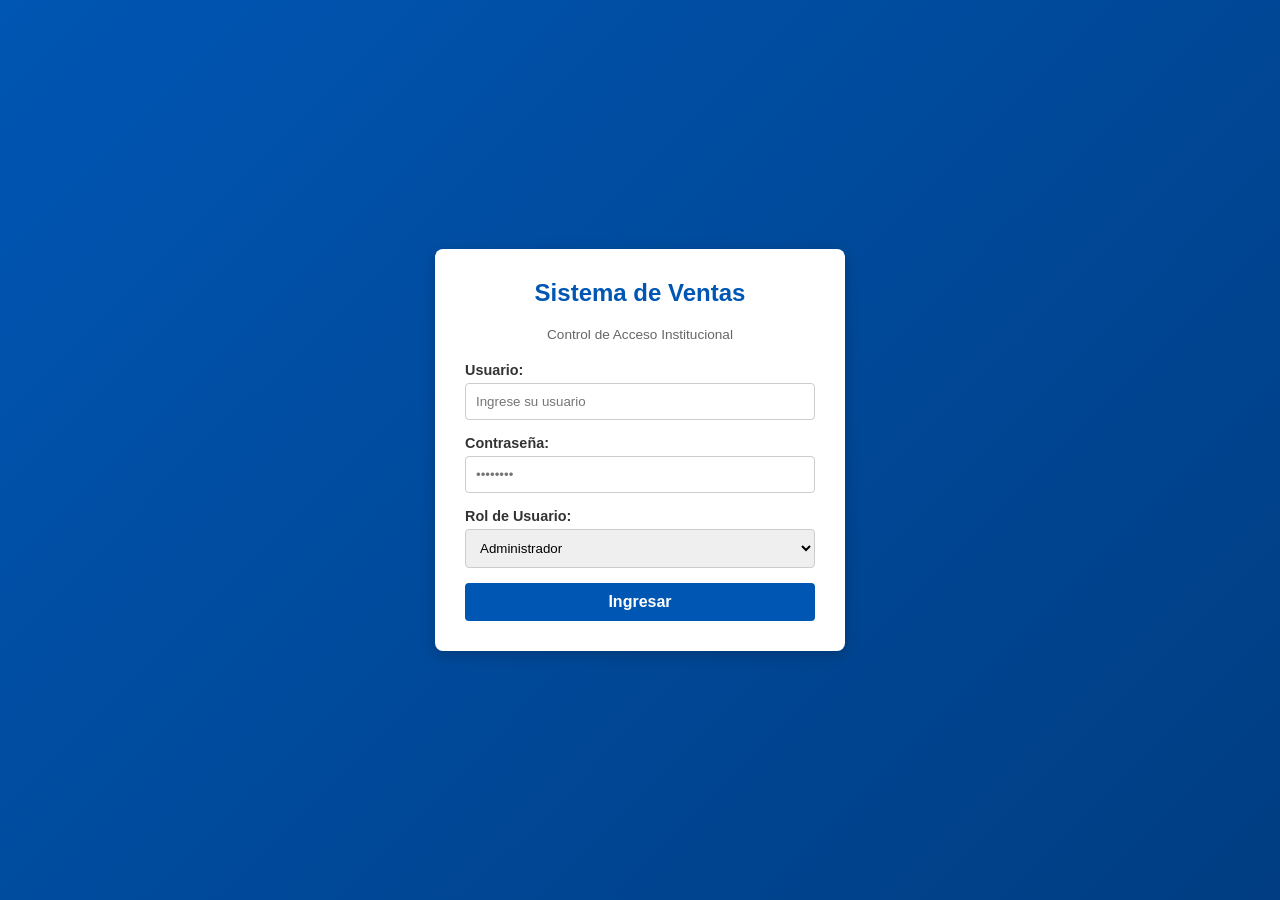
<file: index.html>
<!DOCTYPE html>
<html lang="es">

<head>
    <meta charset="UTF-8">
    <meta name="viewport" content="width=device-width, initial-scale=1.0">
    <title>Sistema Integral de Ventas - Panel Principal</title>
    <style>
        :root {
            --primary-color: #0056b3;
            --secondary-color: #28a745;
            --bg-color: #f4f4f9;
            --text-color: #333;
            --sidebar-width: 250px;
        }

        body {
            font-family: Arial, sans-serif;
            background-color: var(--bg-color);
            color: var(--text-color);
            margin: 0;
            display: flex;
            height: 100vh;
            overflow: hidden;
        }

        /* Control de pantallas principales (Login vs Dashboard) */
        .app-screen {
            display: none;
            width: 100%;
            height: 100%;
        }

        .app-screen.active {
            display: flex;
        }

        /* --- ESTILOS DE LA PANTALLA DE LOGIN --- */
        #login-screen {
            justify-content: center;
            align-items: center;
            background: linear-gradient(135deg, #0056b3, #003d82);
        }

        .login-card {
            background: white;
            padding: 30px;
            border-radius: 8px;
            box-shadow: 0 4px 15px rgba(0, 0, 0, 0.2);
            width: 350px;
            text-align: center;
        }

        .login-card h2 {
            margin-top: 0;
            color: var(--primary-color);
        }

        .form-group {
            margin-bottom: 15px;
            text-align: left;
        }

        .form-group label {
            display: block;
            margin-bottom: 5px;
            font-weight: bold;
            font-size: 0.9rem;
        }

        .form-group input,
        .form-group select {
            width: 100%;
            padding: 10px;
            border: 1px solid #ccc;
            border-radius: 4px;
            box-sizing: border-box;
        }

        .btn-primary {
            width: 100%;
            padding: 10px;
            background-color: var(--primary-color);
            color: white;
            border: none;
            border-radius: 4px;
            font-size: 1rem;
            cursor: pointer;
            font-weight: bold;
        }

        .btn-primary:hover {
            background-color: #004085;
        }

        /* --- ESTILOS DEL DASHBOARD PRINCIPAL --- */
        #dashboard-screen {
            flex-direction: row;
        }

        /* Barra Lateral (Sidebar) */
        sidebar {
            width: var(--sidebar-width);
            background-color: #2c3e50;
            color: white;
            display: flex;
            flex-direction: column;
            justify-content: space-between;
            padding: 20px;
        }

        .sidebar-brand {
            font-size: 1.2rem;
            font-weight: bold;
            margin-bottom: 30px;
            text-align: center;
            border-bottom: 1px solid #455d7a;
            padding-bottom: 15px;
        }

        .sidebar-menu {
            list-style: none;
            padding: 0;
            margin: 0;
            flex-grow: 1;
        }

        .sidebar-menu li {
            margin-bottom: 10px;
        }

        .sidebar-menu a {
            color: #b8c7ce;
            text-decoration: none;
            display: block;
            padding: 10px 15px;
            border-radius: 4px;
            transition: all 0.3s;
        }

        .sidebar-menu a:hover,
        .sidebar-menu a.active {
            background-color: #1e282c;
            color: white;
        }

        .user-info {
            font-size: 0.85rem;
            border-top: 1px solid #455d7a;
            padding-top: 15px;
            display: flex;
            flex-direction: column;
            gap: 10px;
        }

        .btn-logout {
            background-color: #dc3545;
            color: white;
            border: none;
            padding: 6px;
            border-radius: 4px;
            cursor: pointer;
            font-size: 0.8rem;
        }

        .btn-logout:hover {
            background-color: #c82333;
        }

        /* Contenido Principal (Área de módulos de los estudiantes) */
        .main-content {
            flex-grow: 1;
            display: flex;
            flex-direction: column;
            background-color: #fff;
        }

        header {
            background-color: white;
            padding: 15px 30px;
            border-bottom: 1px solid #dee2e6;
            display: flex;
            justify-content: space-between;
            align-items: center;
        }

        header h1 {
            font-size: 1.4rem;
            margin: 0;
            color: #333;
        }

        .content-body {
            flex-grow: 1;
            padding: 20px;
            overflow-y: auto;
            background-color: var(--bg-color);
        }

        /* Contenedor iframe o vista dinámica para integrar los submódulos */
        .module-frame {
            width: 100%;
            height: 100%;
            border: none;
            background: white;
            border-radius: 6px;
            box-shadow: 0 2px 5px rgba(0, 0, 0, 0.05);
        }
    </style>
</head>

<body>

    <!-- ================= PANTALLA DE LOGIN ================= -->
    <div id="login-screen" class="app-screen active">
        <div class="login-card">
            <h2>Sistema de Ventas</h2>
            <p style="font-size: 0.85rem; color: #666; margin-bottom: 20px;">Control de Acceso Institucional</p>
            <form id="loginForm" onsubmit="handleLogin(event)">
                <div class="form-group">
                    <label for="username">Usuario:</label>
                    <input type="text" id="username" placeholder="Ingrese su usuario" required>
                </div>
                <div class="form-group">
                    <label for="password">Contraseña:</label>
                    <input type="password" id="password" placeholder="••••••••" required>
                </div>
                <div class="form-group">
                    <label for="roleSelect">Rol de Usuario:</label>
                    <select id="roleSelect">
                        <option value="admin">Administrador</option>
                        <option value="seller">Vendedor</option>
                    </select>
                </div>
                <button type="submit" class="btn-primary" id="btnLogin">Ingresar</button>
            </form>
        </div>
    </div>

    <!-- ================= DASHBOARD PRINCIPAL ================= -->
    <div id="dashboard-screen" class="app-screen">
        <!-- Barra Lateral de Navegación -->
        <sidebar>
            <div>
                <div class="sidebar-brand">Panel General</div>
                <ul class="sidebar-menu">
                    <li><a href="#" onclick="loadModuleProducts(this, currentRole === 'admin' ? 'admin' :'seller')"
                            class="active">📦 Módulo de Productos</a></li>
                    <li><a href="#" onclick="loadModule('clientes', this)">👥 Módulo de Clientes</a></li>
                    <li><a href="#" onclick="loadModule('ventas', this)">🛒 Módulo de Ventas</a></li>
                    <!-- Elemento exclusivo para Administrador -->
                    <li id="menuAdminOnly"><a href="#" onclick="loadModule('reportes', this)">📊 Reportes y
                            Auditoría</a></li>
                </ul>
            </div>
            <div class="user-info">
                <span id="displayUser">Usuario: Admin</span>
                <span id="displayRole" style="color: #2ecc71; font-weight: bold;">Rol: Administrador</span>
                <button class="btn-logout" onclick="handleLogout()">Cerrar Sesión</button>
            </div>
        </sidebar>

        <!-- Contenido y Carga de Módulos de los Estudiantes -->
        <div class="main-content">
            <header>
                <h1 id="moduleTitle">Gestión de Productos</h1>
                <span style="font-size: 0.9rem; color: #666;">Proyecto Integrador - Ingeniería de Sistemas</span>
            </header>
            <div class="content-body">
                <!-- Aquí se cargarán los index.html de cada grupo (Grupo 1, Grupo 2, Grupo 3) -->
                <iframe id="moduleFrame" class="module-frame"
                    src="modulos/grupo1_productos/modulo_productos_admin.html"></iframe>
            </div>
        </div>
    </div>

    <script>

        // Lógica de Autenticación y Control de Roles
        let currentRole = 'admin'; // Rol activo, compartido con los módulos cargados en el iframe

        function handleLogin(event) {
            event.preventDefault();
            const user = document.getElementById('username').value;
            const role = document.getElementById('roleSelect').value;
             currentRole = role

            // Actualizar textos en el dashboard
            document.getElementById('displayUser').innerText = `Usuario: ${user}`;

            const roleLabel = role === 'admin' ? 'Administrador' : 'Vendedor';
            document.getElementById('displayRole').innerText = `Rol: ${roleLabel}`;

            // Control de restricciones no funcionales (Rendimiento/Seguridad por Rol)
            const adminMenu = document.getElementById('menuAdminOnly');
            if (role === 'admin') {
                adminMenu.style.display = 'block';
            } else {
                adminMenu.style.display = 'none'; // El vendedor no ve reportes gerenciales/administrativos
            }

            // Cambiar de pantalla (Login -> Dashboard)
            document.getElementById('login-screen').classList.remove('active');
            document.getElementById('dashboard-screen').classList.add('active');

            // Cargar por defecto el módulo de productos
            loadModuleProducts(document.querySelector('sidebar-menu a'), currentRole === 'admin' ? 'admin' : 'seller');
        }

        function handleLogout() {
            // Limpiar formulario y regresar al login
            document.getElementById('loginForm').reset();
            document.getElementById('dashboard-screen').classList.remove('active');
            document.getElementById('login-screen').classList.add('active');
        }

        // Lógica de integración del módulo de productos
        function loadModuleProducts(element, rol) {
            document.querySelectorAll('.sidebar-menu a').forEach(a => a.classList.remove('active'));
            if (element) element.classList.add('active');

            const frame = document.getElementById('moduleFrame');
            const title = document.getElementById('moduleTitle');

            switch (rol) {
                case 'admin':
                    title.innerText = "Módulo de Productos";
                    frame.src = "modulos/grupo1_productos/modulo_productos_admin.html";
                    break;
                case 'seller':
                    title.innerText = "Módulo de Productos";
                    frame.src = "modulos/grupo1_productos/modulo_productos_vendedor.html";
                    break;
                default:
                    frame.src = "";
            }
        }

        // Lógica de integración de los submódulos de los grupos
        function loadModule(moduleName, element) {
            // Actualizar clases activas en el menú lateral
            document.querySelectorAll('.sidebar-menu a').forEach(a => a.classList.remove('active'));
            if (element) element.classList.add('active');

            const frame = document.getElementById('moduleFrame');
            const title = document.getElementById('moduleTitle');

            // Mapeo de carpetas de los grupos para la integración con Git
            switch (moduleName) {
                // case 'productos':
                //     title.innerText = "Módulo de Productos (Grupo 1)";
                //     frame.src = "modulos/grupo1_productos/index.html"; 
                //     break;
                case 'clientes':
                    title.innerText = "Módulo de Clientes (Grupo 2)";
                    frame.src = "modulos/grupo2_clientes/clientes.html?role=" + currentRole;
                    break;
                case 'ventas':
                    title.innerText = "Módulo de Ventas e Integración (Grupo 3)";
                    frame.src = "modulos/grupo3_ventas/index.html";
                    break;
                case 'reportes':
                    title.innerText = "Reportes y Auditoría del Sistema";
                    frame.src = "modulos/admin_reportes.html";
                    break;
                default:
                    frame.src = "";
            }
        }

    </script>
</body>

</html>
</file>
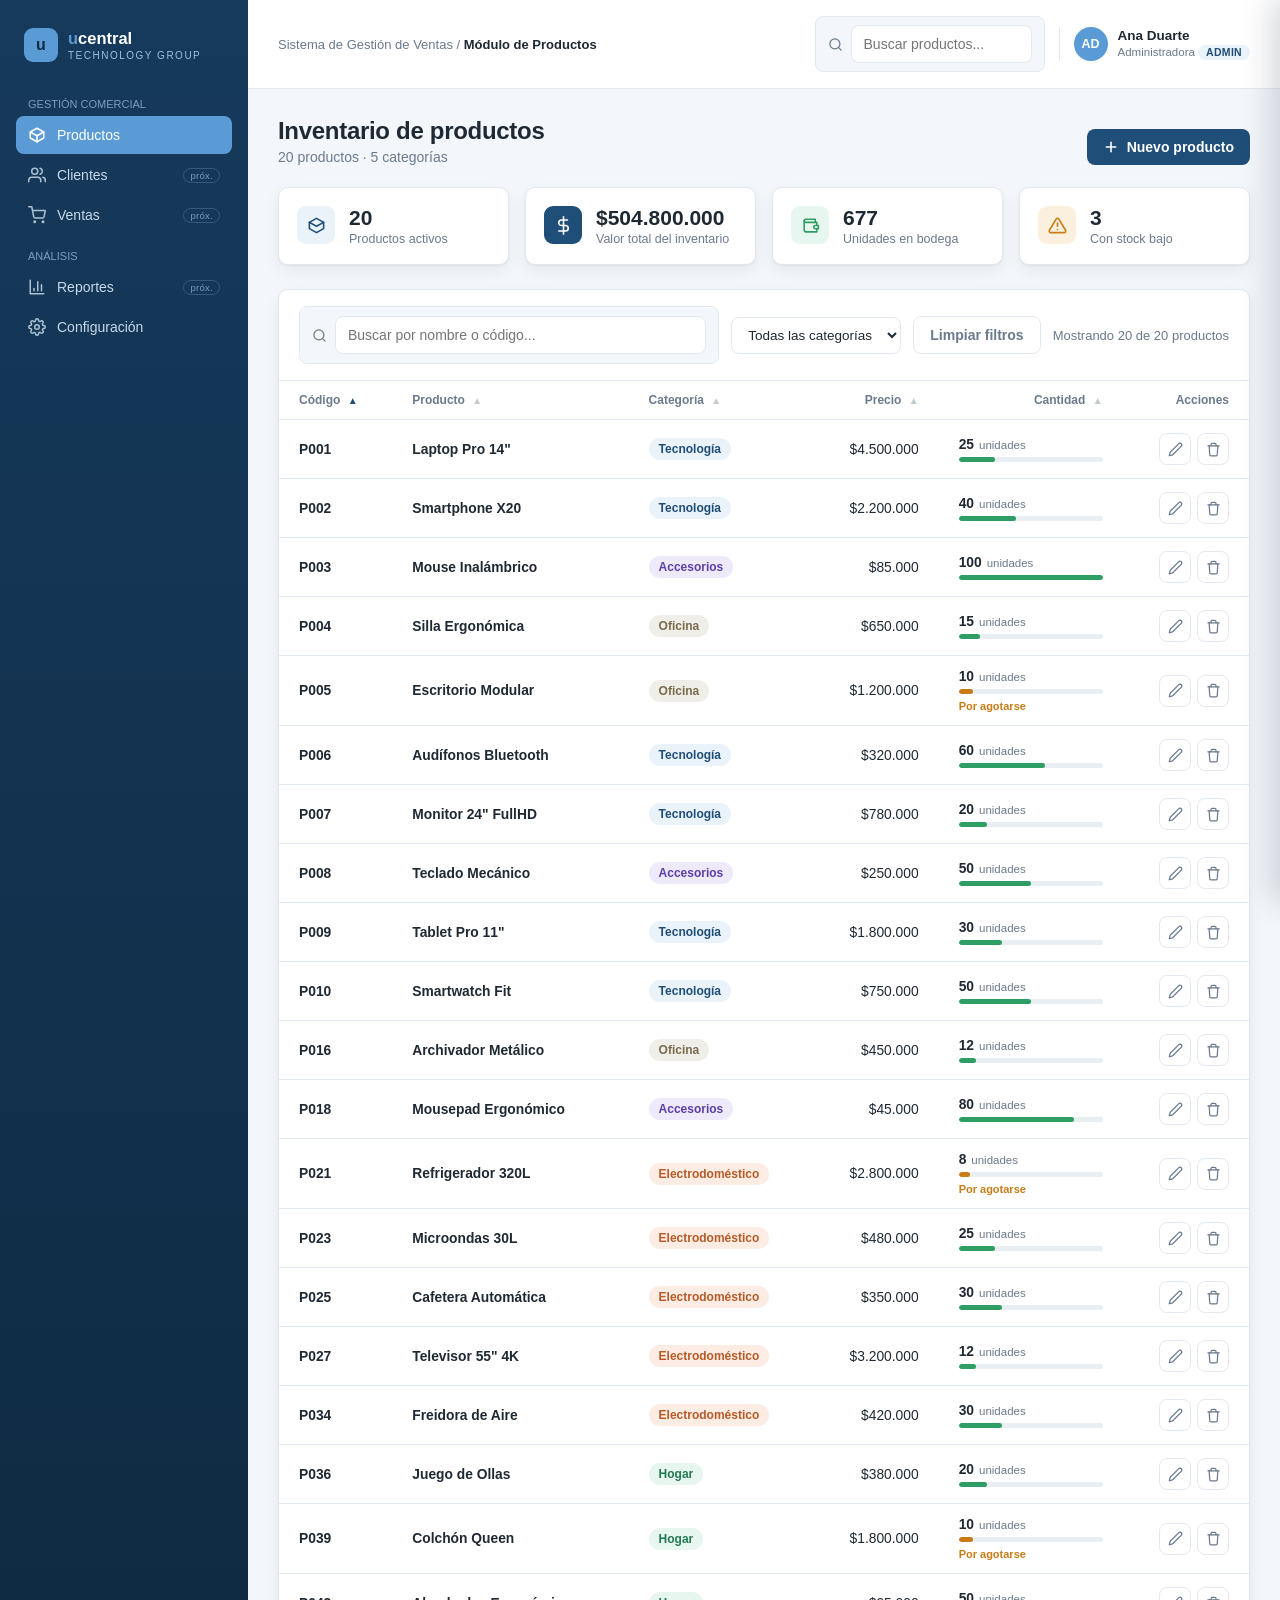
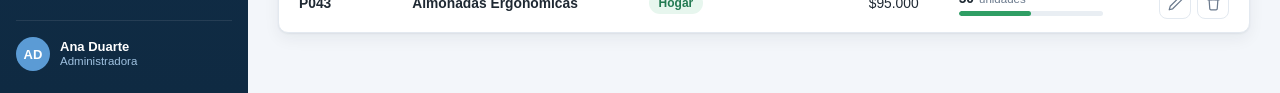
<file: modulos/grupo1_productos/modulo_productos_admin.html>
<!DOCTYPE html>
<html lang="es">
<head>
<meta charset="UTF-8">
<meta name="viewport" content="width=device-width, initial-scale=1.0">
<title>ucentral · Módulo de Productos</title>
<style>
  :root{
    --navy:#1F4E79;
    --navy-dark:#163A5C;
    --navy-darker:#0F2A42;
    --blue:#5B9BD5;
    --blue-light:#EAF2FA;
    --bg:#F3F6FA;
    --surface:#FFFFFF;
    --border:#E3E9F0;
    --text:#1F2933;
    --text-muted:#6B7A8D;
    --green:#2F9E64;
    --green-bg:#E7F6EE;
    --amber:#C97C15;
    --amber-bg:#FBF0DD;
    --red:#C7434B;
    --red-bg:#FBEAEB;
    --radius:10px;
    --shadow:0 1px 2px rgba(15,32,58,.06), 0 6px 16px rgba(15,32,58,.06);
    --sidebar-w:248px;
  }
  *{box-sizing:border-box;}
  html,body{margin:0;padding:0;}
  body{
    font-family:"Segoe UI",Roboto,"Helvetica Neue",Arial,sans-serif;
    background:var(--bg);
    color:var(--text);
    -webkit-font-smoothing:antialiased;
  }
  button, input, select{font-family:inherit;}
  ::selection{background:var(--blue-light);}

  a{color:inherit;}

  /* ---------- Layout ---------- */
  .app{display:flex; min-height:100vh;}

  /* ---------- Sidebar ---------- */
  .sidebar{
    width:var(--sidebar-w);
    flex-shrink:0;
    background:linear-gradient(180deg, var(--navy-dark) 0%, var(--navy-darker) 100%);
    color:#fff;
    display:flex;
    flex-direction:column;
    padding:22px 16px;
  }
  .brand{display:flex; align-items:center; gap:10px; padding:6px 8px 22px 8px;}
  .brand-mark{
    width:34px; height:34px; border-radius:9px;
    background:var(--blue);
    display:flex; align-items:center; justify-content:center;
    font-weight:700; font-size:16px; color:var(--navy-darker);
    flex-shrink:0;
  }
  .brand-text{line-height:1.1;}
  .brand-text .name{font-weight:700; font-size:16.5px;}
  .brand-text .name b{color:var(--blue);}
  .brand-text .tag{font-size:10px; letter-spacing:1.5px; color:#9FC1E0; margin-top:2px;}

  .nav-section-label{
    font-size:11px; color:#7E9CBB; padding:14px 12px 6px;
  }
  .nav{list-style:none; margin:0; padding:0;}
  .nav-item{
    display:flex; align-items:center; gap:11px;
    padding:10px 12px; border-radius:8px; margin-bottom:2px;
    color:#C7D9EA; font-size:14px; cursor:pointer;
    transition:background .15s ease, color .15s ease;
  }
  .nav-item svg{width:18px; height:18px; flex-shrink:0; opacity:.85;}
  .nav-item:hover{background:rgba(255,255,255,.06); color:#fff;}
  .nav-item.active{background:var(--blue); color:#fff;}
  .nav-item.active svg{opacity:1;}
  .nav-item .soon{
    margin-left:auto; font-size:9.5px; color:#7E9CBB; border:1px solid #345A7C;
    padding:1px 6px; border-radius:20px; letter-spacing:.3px;
  }

  .sidebar-footer{
    margin-top:auto; padding-top:16px; border-top:1px solid rgba(255,255,255,.09);
    display:flex; align-items:center; gap:10px;
  }
  .avatar{
    width:34px; height:34px; border-radius:50%; background:var(--blue);
    display:flex; align-items:center; justify-content:center;
    font-weight:700; font-size:13px; color:#fff; flex-shrink:0;
  }
  .sidebar-footer .who{line-height:1.2;}
  .sidebar-footer .who .n{font-size:13px; font-weight:600; color:#fff;}
  .sidebar-footer .who .r{font-size:11.5px; color:#9FC1E0;}

  /* ---------- Main ---------- */
  .main{flex:1; min-width:0; display:flex; flex-direction:column;}

  .topbar{
    display:flex; align-items:center; justify-content:space-between;
    padding:16px 30px; background:var(--surface); border-bottom:1px solid var(--border);
    gap:20px;
  }
  .crumbs{font-size:13px; color:var(--text-muted);}
  .crumbs strong{color:var(--text); font-weight:600;}
  .topbar-right{display:flex; align-items:center; gap:14px;}
  .topbar-user{display:flex; align-items:center; gap:10px; padding-left:14px; border-left:1px solid var(--border);}
  .topbar-user .avatar{width:34px; height:34px; font-size:12.5px;}
  .topbar-user .who{line-height:1.2;}
  .topbar-user .who .n{font-size:13.5px; font-weight:700; color:var(--text);}
  .topbar-user .who .r{font-size:11.5px; color:var(--text-muted);}
  .role-badge{
    display:inline-block; margin-top:1px; padding:1px 8px; border-radius:20px; font-size:10.5px; font-weight:700;
    background:var(--blue-light); color:var(--navy); letter-spacing:.3px;
  }
  .search-global{
    display:flex; align-items:center; gap:8px;
    background:var(--bg); border:1px solid var(--border); border-radius:8px;
    padding:8px 12px; width:230px;
  }
  .search-global svg{width:15px; height:15px; color:var(--text-muted); flex-shrink:0;}
  .search-global input{border:none; background:transparent; outline:none; font-size:13.5px; width:100%; color:var(--text);}

  .content{padding:28px 30px 60px; max-width:1280px; width:100%; margin:0 auto;}

  .page-header{display:flex; align-items:flex-end; justify-content:space-between; gap:20px; margin-bottom:22px; flex-wrap:wrap;}
  .page-header h1{font-size:24px; margin:0 0 4px; font-weight:700; letter-spacing:-.3px;}
  .page-header p{margin:0; color:var(--text-muted); font-size:14px;}

  .btn{
    display:inline-flex; align-items:center; gap:8px;
    border:none; border-radius:8px; padding:10px 16px; font-size:14px; font-weight:600;
    cursor:pointer; transition:background .15s ease, box-shadow .15s ease, transform .1s ease;
  }
  .btn svg{width:16px; height:16px;}
  .btn:active{transform:scale(.98);}
  .btn-primary{background:var(--navy); color:#fff;}
  .btn-primary:hover{background:var(--navy-dark);}
  .btn-ghost{background:transparent; color:var(--text-muted); border:1px solid var(--border);}
  .btn-ghost:hover{background:var(--bg); color:var(--text);}
  .btn-danger{background:var(--red); color:#fff;}
  .btn-danger:hover{background:#AE3138;}
  .btn:focus-visible, input:focus-visible, select:focus-visible, .icon-btn:focus-visible{
    outline:2px solid var(--blue); outline-offset:2px;
  }

  /* ---------- Stat cards ---------- */
  .stats{display:grid; grid-template-columns:repeat(4,1fr); gap:16px; margin-bottom:24px;}
  .stat-card{
    background:var(--surface); border:1px solid var(--border); border-radius:var(--radius);
    padding:18px 18px; box-shadow:var(--shadow);
    display:flex; align-items:flex-start; gap:14px;
  }
  .stat-icon{
    width:38px; height:38px; border-radius:9px; flex-shrink:0;
    display:flex; align-items:center; justify-content:center;
  }
  .stat-icon svg{width:19px; height:19px;}
  .stat-icon.blue{background:var(--blue-light); color:var(--navy);}
  .stat-icon.green{background:var(--green-bg); color:var(--green);}
  .stat-icon.amber{background:var(--amber-bg); color:var(--amber);}
  .stat-icon.navy{background:var(--navy); color:#fff;}
  .stat-value{font-size:21px; font-weight:700; line-height:1.15;}
  .stat-label{font-size:12.5px; color:var(--text-muted); margin-top:2px;}

  /* ---------- Panel / toolbar ---------- */
  .panel{background:var(--surface); border:1px solid var(--border); border-radius:var(--radius); box-shadow:var(--shadow); overflow:hidden;}
  .toolbar{
    display:flex; align-items:center; gap:12px; padding:16px 20px; border-bottom:1px solid var(--border); flex-wrap:wrap;
  }
  .field-search{
    display:flex; align-items:center; gap:8px; border:1px solid var(--border); border-radius:8px;
    padding:9px 12px; flex:1; min-width:220px; background:var(--bg);
  }
  .field-search svg{width:15px; height:15px; color:var(--text-muted); flex-shrink:0;}
  .field-search input{border:none; background:transparent; outline:none; font-size:13.5px; width:100%;}
  select.filter{
    border:1px solid var(--border); border-radius:8px; padding:9px 12px; font-size:13.5px;
    background:var(--surface); color:var(--text); min-width:170px;
  }
  .toolbar-count{font-size:13px; color:var(--text-muted); white-space:nowrap; margin-left:auto;}

  /* ---------- Table ---------- */
  table{width:100%; border-collapse:collapse; font-size:13.8px;}
  thead th{
    text-align:left; padding:12px 20px; font-size:12px; color:var(--text-muted);
    border-bottom:1px solid var(--border); font-weight:600; cursor:pointer; user-select:none;
    white-space:nowrap;
  }
  thead th .arrow{margin-left:4px; opacity:.4; font-size:10px;}
  thead th.sorted .arrow{opacity:1; color:var(--navy);}
  thead th.num, td.num{text-align:right;}
  tbody tr{border-bottom:1px solid var(--border);}
  tbody tr:last-child{border-bottom:none;}
  tbody tr:hover{background:#FAFCFE;}
  td{padding:13px 20px; vertical-align:middle;}
  .prod-name{font-weight:600; color:var(--text);}
  .prod-code{color:var(--text-muted); font-size:12px; margin-top:2px;}

  .badge{
    display:inline-block; padding:4px 10px; border-radius:20px; font-size:12px; font-weight:600;
  }
  .qty-wrap{display:flex; flex-direction:column; gap:5px; min-width:120px;}
  .qty-top{display:flex; align-items:baseline; gap:5px;}
  .qty-num{font-weight:600;}
  .qty-unit{font-size:11.5px; color:var(--text-muted);}
  .qty-bar-track{height:5px; border-radius:3px; background:#E9EEF3; overflow:hidden;}
  .qty-bar-fill{height:100%; border-radius:3px;}
  .stock-tag{font-size:11px; font-weight:600; margin-top:1px;}

  .row-actions{display:flex; gap:6px; justify-content:flex-end;}
  .icon-btn{
    width:32px; height:32px; border-radius:8px; border:1px solid var(--border); background:var(--surface);
    display:flex; align-items:center; justify-content:center; cursor:pointer; color:var(--text-muted);
    transition:background .15s ease, color .15s ease, border-color .15s ease;
  }
  .icon-btn svg{width:15px; height:15px;}
  .icon-btn:hover{background:var(--blue-light); color:var(--navy); border-color:var(--blue);}
  .icon-btn.danger:hover{background:var(--red-bg); color:var(--red); border-color:var(--red);}

  .empty-state{padding:70px 20px; text-align:center; color:var(--text-muted);}
  .empty-state svg{width:46px; height:46px; color:#C7D3DE; margin-bottom:14px;}
  .empty-state h3{margin:0 0 6px; color:var(--text); font-size:16px;}
  .empty-state p{margin:0 0 16px; font-size:13.5px;}

  /* ---------- Drawer ---------- */
  .overlay{
    position:fixed; top:0; left:0; right:0; bottom:0; background:rgba(15,32,58,.38);
    opacity:0; pointer-events:none; transition:opacity .18s ease; z-index:40;
  }
  .overlay.show{opacity:1; pointer-events:auto;}

  .drawer{
    position:fixed; top:0; right:0; height:100%; width:430px; max-width:92vw;
    background:var(--surface); box-shadow:-8px 0 30px rgba(15,32,58,.18);
    transform:translateX(100%); transition:transform .2s ease; z-index:50;
    display:flex; flex-direction:column;
  }
  .drawer.show{transform:translateX(0);}
  .drawer-header{
    padding:20px 24px; border-bottom:1px solid var(--border);
    display:flex; align-items:center; justify-content:space-between;
  }
  .drawer-header h2{margin:0; font-size:17px;}
  .drawer-header .close-btn{
    width:30px; height:30px; border-radius:8px; border:none; background:var(--bg);
    display:flex; align-items:center; justify-content:center; cursor:pointer; color:var(--text-muted);
  }
  .drawer-header .close-btn svg{width:15px; height:15px;}
  .drawer-body{padding:22px 24px; overflow-y:auto; flex:1;}
  .drawer-footer{padding:18px 24px; border-top:1px solid var(--border); display:flex; gap:10px; justify-content:flex-end;}

  .form-group{margin-bottom:18px;}
  .form-row{display:flex; gap:14px;}
  .form-row .form-group{flex:1;}
  label{display:block; font-size:13px; font-weight:600; margin-bottom:6px; color:var(--text);}
  .hint{font-size:11.5px; color:var(--text-muted); margin-top:5px;}
  input[type=text], input[type=number], select.form-input{
    width:100%; padding:10px 12px; border:1px solid var(--border); border-radius:8px;
    font-size:14px; color:var(--text); background:var(--surface); outline:none;
    transition:border-color .15s ease, box-shadow .15s ease;
  }
  input[type=text]:focus, input[type=number]:focus, select.form-input:focus{
    border-color:var(--blue); box-shadow:0 0 0 3px var(--blue-light);
  }
  input[type=text]:disabled, input[type=number]:disabled{
    background:var(--bg); color:var(--text-muted); cursor:not-allowed;
  }
  .price-input{position:relative;}
  .price-input span{position:absolute; left:12px; top:50%; transform:translateY(-50%); color:var(--text-muted); font-size:14px;}
  .price-input input{padding-left:28px;}
  .field-error{border-color:var(--red) !important;}
  .error-msg{font-size:12px; color:var(--red); margin-top:5px; display:none;}
  .error-msg.show{display:block;}

  /* ---------- Confirm modal ---------- */
  .modal{
    position:fixed; top:50%; left:50%; transform:translate(-50%,-46%);
    width:400px; max-width:90vw; background:var(--surface); border-radius:12px;
    box-shadow:0 20px 60px rgba(15,32,58,.3); z-index:60; padding:26px;
    opacity:0; pointer-events:none; transition:opacity .16s ease, transform .16s ease;
  }
  .modal.show{opacity:1; transform:translate(-50%,-50%); pointer-events:auto;}
  .modal-icon{
    width:44px; height:44px; border-radius:10px; background:var(--red-bg); color:var(--red);
    display:flex; align-items:center; justify-content:center; margin-bottom:14px;
  }
  .modal-icon svg{width:22px; height:22px;}
  .modal h3{margin:0 0 8px; font-size:16.5px;}
  .modal p{margin:0 0 20px; font-size:13.8px; color:var(--text-muted); line-height:1.5;}
  .modal-actions{display:flex; gap:10px; justify-content:flex-end;}

  /* ---------- Toast ---------- */
  .toast{
    position:fixed; bottom:24px; right:24px; background:var(--navy-darker); color:#fff;
    padding:13px 18px; border-radius:9px; font-size:13.5px; box-shadow:0 10px 30px rgba(0,0,0,.25);
    display:flex; align-items:center; gap:10px; z-index:70;
    transform:translateY(20px); opacity:0; transition:transform .2s ease, opacity .2s ease; pointer-events:none;
    border-left:3px solid var(--green);
  }
  .toast.show{transform:translateY(0); opacity:1;}
  .toast svg{width:16px; height:16px; color:var(--green); flex-shrink:0;}

  @media (prefers-reduced-motion: reduce){
    *{transition:none !important;}
  }

  @media (max-width: 980px){
    .stats{grid-template-columns:repeat(2,1fr);}
    .sidebar{position:fixed; z-index:30; height:100%; transform:translateX(-100%); transition:transform .2s ease;}
    .sidebar.show{transform:translateX(0);}
    .main{width:100%;}
  }
  @media (max-width: 700px){
    .content{padding:20px 16px 50px;}
    .topbar{padding:14px 16px;}
    .search-global{display:none;}
    thead{display:none;}
    table, tbody, tr, td{display:block; width:100%;}
    tbody tr{padding:14px 16px; border-radius:10px; margin-bottom:10px; border:1px solid var(--border);}
    td{padding:4px 0; border:none;}
    .row-actions{justify-content:flex-start; margin-top:8px;}
  }
</style>
</head>
<body>

<div class="app">

  <!-- SIDEBAR -->
  <aside class="sidebar" id="sidebar">
    <div class="brand">
      <div class="brand-mark">u</div>
      <div class="brand-text">
        <div class="name"><b>u</b>central</div>
        <div class="tag">TECHNOLOGY GROUP</div>
      </div>
    </div>

    <div class="nav-section-label">GESTIÓN COMERCIAL</div>
    <ul class="nav">
      <li class="nav-item active" data-toast="Ya estás en el módulo de Productos">
        <svg viewBox="0 0 24 24" fill="none" stroke="currentColor" stroke-width="2" stroke-linecap="round" stroke-linejoin="round"><path d="M21 8l-9-5-9 5 9 5 9-5z"/><path d="M3 8v8l9 5 9-5V8"/><path d="M12 13v8"/></svg>
        Productos
      </li>
      <li class="nav-item" data-toast="El módulo de Clientes está en desarrollo">
        <svg viewBox="0 0 24 24" fill="none" stroke="currentColor" stroke-width="2" stroke-linecap="round" stroke-linejoin="round"><path d="M17 21v-2a4 4 0 0 0-4-4H5a4 4 0 0 0-4 4v2"/><circle cx="9" cy="7" r="4"/><path d="M23 21v-2a4 4 0 0 0-3-3.87"/><path d="M16 3.13a4 4 0 0 1 0 7.75"/></svg>
        Clientes <span class="soon">próx.</span>
      </li>
      <li class="nav-item" data-toast="El módulo de Ventas está en desarrollo">
        <svg viewBox="0 0 24 24" fill="none" stroke="currentColor" stroke-width="2" stroke-linecap="round" stroke-linejoin="round"><circle cx="9" cy="21" r="1"/><circle cx="20" cy="21" r="1"/><path d="M1 1h4l2.68 13.39a2 2 0 0 0 2 1.61h9.72a2 2 0 0 0 2-1.61L23 6H6"/></svg>
        Ventas <span class="soon">próx.</span>
      </li>
    </ul>

    <div class="nav-section-label">ANÁLISIS</div>
    <ul class="nav">
      <li class="nav-item" data-toast="Los reportes estarán disponibles próximamente">
        <svg viewBox="0 0 24 24" fill="none" stroke="currentColor" stroke-width="2" stroke-linecap="round" stroke-linejoin="round"><path d="M3 3v18h18"/><path d="M18 17V9"/><path d="M13 17V5"/><path d="M8 17v-3"/></svg>
        Reportes <span class="soon">próx.</span>
      </li>
      <li class="nav-item" data-toast="Configuración del sistema — próximamente">
        <svg viewBox="0 0 24 24" fill="none" stroke="currentColor" stroke-width="2" stroke-linecap="round" stroke-linejoin="round"><circle cx="12" cy="12" r="3"/><path d="M19.4 15a1.65 1.65 0 0 0 .33 1.82l.06.06a2 2 0 1 1-2.83 2.83l-.06-.06a1.65 1.65 0 0 0-1.82-.33 1.65 1.65 0 0 0-1 1.51V21a2 2 0 0 1-4 0v-.09A1.65 1.65 0 0 0 9 19.4a1.65 1.65 0 0 0-1.82.33l-.06.06a2 2 0 1 1-2.83-2.83l.06-.06a1.65 1.65 0 0 0 .33-1.82 1.65 1.65 0 0 0-1.51-1H3a2 2 0 0 1 0-4h.09A1.65 1.65 0 0 0 4.6 9a1.65 1.65 0 0 0-.33-1.82l-.06-.06a2 2 0 1 1 2.83-2.83l.06.06a1.65 1.65 0 0 0 1.82.33H9a1.65 1.65 0 0 0 1-1.51V3a2 2 0 0 1 4 0v.09a1.65 1.65 0 0 0 1 1.51 1.65 1.65 0 0 0 1.82-.33l.06-.06a2 2 0 1 1 2.83 2.83l-.06.06a1.65 1.65 0 0 0-.33 1.82V9a1.65 1.65 0 0 0 1.51 1H21a2 2 0 0 1 0 4h-.09a1.65 1.65 0 0 0-1.51 1z"/></svg>
        Configuración
      </li>
    </ul>

    <div class="sidebar-footer">
      <div class="avatar">AD</div>
      <div class="who">
        <div class="n">Ana Duarte</div>
        <div class="r">Administradora</div>
      </div>
    </div>
  </aside>

  <!-- MAIN -->
  <div class="main">
    <div class="topbar">
      <div class="crumbs">Sistema de Gestión de Ventas / <strong>Módulo de Productos</strong></div>
      <div class="topbar-right">
        <div class="search-global">
          <svg viewBox="0 0 24 24" fill="none" stroke="currentColor" stroke-width="2" stroke-linecap="round" stroke-linejoin="round"><circle cx="11" cy="11" r="8"/><path d="m21 21-4.35-4.35"/></svg>
          <input type="text" id="topbarSearch" placeholder="Buscar productos...">
        </div>
        <div class="topbar-user">
          <div class="avatar">AD</div>
          <div class="who">
            <div class="n">Ana Duarte</div>
            <div class="r">Administradora <span class="role-badge">ADMIN</span></div>
          </div>
        </div>
      </div>
    </div>

    <div class="content">

      <div class="page-header">
        <div>
          <h1>Inventario de productos</h1>
          <p id="headerSubtitle">Cargando…</p>
        </div>
        <button class="btn btn-primary" id="btnNew">
          <svg viewBox="0 0 24 24" fill="none" stroke="currentColor" stroke-width="2.4" stroke-linecap="round" stroke-linejoin="round"><path d="M12 5v14M5 12h14"/></svg>
          Nuevo producto
        </button>
      </div>

      <div class="stats">
        <div class="stat-card">
          <div class="stat-icon blue">
            <svg viewBox="0 0 24 24" fill="none" stroke="currentColor" stroke-width="2" stroke-linecap="round" stroke-linejoin="round"><path d="M21 8l-9-5-9 5 9 5 9-5z"/><path d="M3 8v8l9 5 9-5V8"/></svg>
          </div>
          <div>
            <div class="stat-value" id="statTotal">0</div>
            <div class="stat-label">Productos activos</div>
          </div>
        </div>
        <div class="stat-card">
          <div class="stat-icon navy">
            <svg viewBox="0 0 24 24" fill="none" stroke="currentColor" stroke-width="2" stroke-linecap="round" stroke-linejoin="round"><path d="M12 1v22"/><path d="M17 5H9.5a3.5 3.5 0 0 0 0 7h5a3.5 3.5 0 0 1 0 7H6"/></svg>
          </div>
          <div>
            <div class="stat-value" id="statValue">$0</div>
            <div class="stat-label">Valor total del inventario</div>
          </div>
        </div>
        <div class="stat-card">
          <div class="stat-icon green">
            <svg viewBox="0 0 24 24" fill="none" stroke="currentColor" stroke-width="2" stroke-linecap="round" stroke-linejoin="round"><path d="M20 12V8H6a2 2 0 0 1-2-2c0-1.1.9-2 2-2h12v4"/><path d="M4 6v12c0 1.1.9 2 2 2h14v-4"/><path d="M18 12a2 2 0 0 0 0 4h4v-4h-4z"/></svg>
          </div>
          <div>
            <div class="stat-value" id="statUnits">0</div>
            <div class="stat-label">Unidades en bodega</div>
          </div>
        </div>
        <div class="stat-card">
          <div class="stat-icon amber">
            <svg viewBox="0 0 24 24" fill="none" stroke="currentColor" stroke-width="2" stroke-linecap="round" stroke-linejoin="round"><path d="M10.29 3.86 1.82 18a2 2 0 0 0 1.71 3h16.94a2 2 0 0 0 1.71-3L13.71 3.86a2 2 0 0 0-3.42 0z"/><path d="M12 9v4"/><path d="M12 17h.01"/></svg>
          </div>
          <div>
            <div class="stat-value" id="statLow">0</div>
            <div class="stat-label">Con stock bajo</div>
          </div>
        </div>
      </div>

      <div class="panel">
        <div class="toolbar">
          <div class="field-search">
            <svg viewBox="0 0 24 24" fill="none" stroke="currentColor" stroke-width="2" stroke-linecap="round" stroke-linejoin="round"><circle cx="11" cy="11" r="8"/><path d="m21 21-4.35-4.35"/></svg>
            <input type="text" id="searchInput" placeholder="Buscar por nombre o código...">
          </div>
          <select class="filter" id="categoryFilter">
            <option value="">Todas las categorías</option>
          </select>
          <button class="btn btn-ghost" id="btnClear">Limpiar filtros</button>
          <div class="toolbar-count" id="toolbarCount"></div>
        </div>

        <div id="tableWrap">
          <table>
            <thead>
              <tr>
                <th data-key="code">Código <span class="arrow">▲</span></th>
                <th data-key="name">Producto <span class="arrow">▲</span></th>
                <th data-key="category">Categoría <span class="arrow">▲</span></th>
                <th data-key="price" class="num">Precio <span class="arrow">▲</span></th>
                <th data-key="qty" class="num">Cantidad <span class="arrow">▲</span></th>
                <th style="text-align:right;">Acciones</th>
              </tr>
            </thead>
            <tbody id="tbody"></tbody>
          </table>
        </div>

        <div class="empty-state" id="emptyState" style="display:none;">
          <svg viewBox="0 0 24 24" fill="none" stroke="currentColor" stroke-width="1.6" stroke-linecap="round" stroke-linejoin="round"><circle cx="11" cy="11" r="8"/><path d="m21 21-4.35-4.35"/></svg>
          <h3>No se encontraron productos</h3>
          <p>Ajusta la búsqueda o los filtros, o crea un nuevo producto.</p>
          <button class="btn btn-primary" id="btnEmptyNew">+ Nuevo producto</button>
        </div>
      </div>

    </div>
  </div>
</div>

<!-- OVERLAY -->
<div class="overlay" id="overlay"></div>

<!-- DRAWER: crear/editar -->
<div class="drawer" id="drawer">
  <div class="drawer-header">
    <h2 id="drawerTitle">Nuevo producto</h2>
    <button class="close-btn" id="drawerClose">
      <svg viewBox="0 0 24 24" fill="none" stroke="currentColor" stroke-width="2" stroke-linecap="round" stroke-linejoin="round"><path d="M18 6 6 18"/><path d="M6 6l12 12"/></svg>
    </button>
  </div>
  <div class="drawer-body">
    <form id="productForm">
      <input type="hidden" id="productId">

      <div class="form-group">
        <label for="fName">Nombre del producto</label>
        <input type="text" id="fName" placeholder="Ej. Laptop Pro 14&quot;">
        <div class="error-msg" id="errName">Ingresa el nombre del producto.</div>
      </div>

      <div class="form-row">
        <div class="form-group">
          <label for="fCode">Código</label>
          <input type="text" id="fCode" placeholder="Ej. P046">
          <div class="error-msg" id="errCode">Este código ya existe.</div>
        </div>
        <div class="form-group">
          <label for="fCategory">Categoría</label>
          <select class="form-input" id="fCategory"></select>
        </div>
      </div>

      <div class="form-row">
        <div class="form-group">
          <label for="fPrice">Precio unitario (COP)</label>
          <div class="price-input">
            <span>$</span>
            <input type="number" id="fPrice" min="0" step="1000" placeholder="0">
          </div>
          <div class="error-msg" id="errPrice">Ingresa un precio válido.</div>
        </div>
        <div class="form-group">
          <label for="fQty">Cantidad en stock</label>
          <input type="number" id="fQty" min="0" step="1" placeholder="0">
          <div class="error-msg" id="errQty">Ingresa una cantidad válida.</div>
        </div>
      </div>
      <div class="hint">El estado de stock (bajo / saludable) se calcula automáticamente según la cantidad.</div>
    </form>
  </div>
  <div class="drawer-footer">
    <button class="btn btn-ghost" id="btnCancel">Cancelar</button>
    <button class="btn btn-primary" id="btnSave">Guardar producto</button>
  </div>
</div>

<!-- MODAL: confirmar eliminación -->
<div class="modal" id="deleteModal">
  <div class="modal-icon">
    <svg viewBox="0 0 24 24" fill="none" stroke="currentColor" stroke-width="2" stroke-linecap="round" stroke-linejoin="round"><path d="M3 6h18"/><path d="M8 6V4a2 2 0 0 1 2-2h4a2 2 0 0 1 2 2v2"/><path d="M19 6l-1 14a2 2 0 0 1-2 2H8a2 2 0 0 1-2-2L5 6"/></svg>
  </div>
  <h3>¿Eliminar este producto?</h3>
  <p>Estás a punto de eliminar <strong id="deleteProductName">—</strong> del inventario. Esta acción no se puede deshacer.</p>
  <div class="modal-actions">
    <button class="btn btn-ghost" id="btnCancelDelete">Cancelar</button>
    <button class="btn btn-danger" id="btnConfirmDelete">Eliminar producto</button>
  </div>
</div>

<!-- TOAST -->
<div class="toast" id="toast">
  <svg viewBox="0 0 24 24" fill="none" stroke="currentColor" stroke-width="2.4" stroke-linecap="round" stroke-linejoin="round"><path d="M20 6 9 17l-5-5"/></svg>
  <span id="toastMsg">Listo</span>
</div>

<script>
(function(){
  "use strict";

  var STORAGE_KEY = "ucentral_productos_demo_v1";

  var CATEGORY_COLORS = {
    "Tecnología":      { bg:"#EAF2FA", fg:"#1F4E79" },
    "Accesorios":      { bg:"#EFEAFB", fg:"#5B3FA6" },
    "Oficina":         { bg:"#F0EEE9", fg:"#7A6A4A" },
    "Electrodoméstico":{ bg:"#FDECE3", fg:"#B65B27" },
    "Hogar":           { bg:"#E7F6EE", fg:"#237A52" }
  };
  var DEFAULT_CATEGORIES = ["Tecnología","Accesorios","Oficina","Electrodoméstico","Hogar"];
  var FALLBACK_PALETTE = [
    { bg:"#FDECE9", fg:"#B0433B" }, { bg:"#EAF4FB", fg:"#1D6FA5" }, { bg:"#F5EEFB", fg:"#7A4CA0" }
  ];

  var SEED = [
    { code:"P001", name:"Laptop Pro 14\"",       category:"Tecnología",       price:4500000, qty:25 },
    { code:"P002", name:"Smartphone X20",        category:"Tecnología",       price:2200000, qty:40 },
    { code:"P003", name:"Mouse Inalámbrico",     category:"Accesorios",       price:85000,   qty:100 },
    { code:"P004", name:"Silla Ergonómica",      category:"Oficina",          price:650000,  qty:15 },
    { code:"P005", name:"Escritorio Modular",    category:"Oficina",          price:1200000, qty:10 },
    { code:"P006", name:"Audífonos Bluetooth",   category:"Tecnología",       price:320000,  qty:60 },
    { code:"P007", name:"Monitor 24\" FullHD",   category:"Tecnología",       price:780000,  qty:20 },
    { code:"P008", name:"Teclado Mecánico",      category:"Accesorios",       price:250000,  qty:50 },
    { code:"P009", name:"Tablet Pro 11\"",       category:"Tecnología",       price:1800000, qty:30 },
    { code:"P010", name:"Smartwatch Fit",        category:"Tecnología",       price:750000,  qty:50 },
    { code:"P016", name:"Archivador Metálico",   category:"Oficina",          price:450000,  qty:12 },
    { code:"P018", name:"Mousepad Ergonómico",   category:"Accesorios",       price:45000,   qty:80 },
    { code:"P021", name:"Refrigerador 320L",     category:"Electrodoméstico", price:2800000, qty:8 },
    { code:"P023", name:"Microondas 30L",        category:"Electrodoméstico", price:480000,  qty:25 },
    { code:"P025", name:"Cafetera Automática",   category:"Electrodoméstico", price:350000,  qty:30 },
    { code:"P027", name:"Televisor 55\" 4K",     category:"Electrodoméstico", price:3200000, qty:12 },
    { code:"P034", name:"Freidora de Aire",      category:"Electrodoméstico", price:420000,  qty:30 },
    { code:"P036", name:"Juego de Ollas",        category:"Hogar",            price:380000,  qty:20 },
    { code:"P039", name:"Colchón Queen",         category:"Hogar",            price:1800000, qty:10 },
    { code:"P043", name:"Almohadas Ergonómicas", category:"Hogar",            price:95000,   qty:50 }
  ].map(function(p, i){ p.id = "id_" + i; return p; });

  var LOW_STOCK = 10;
  var CRITICAL_STOCK = 6;
  var BAR_MAX = 100;

  var state = {
    products: [],
    search: "",
    category: "",
    sortKey: "code",
    sortDir: 1,
    editingId: null,
    deletingId: null
  };

  function load(){
    try{
      var raw = localStorage.getItem(STORAGE_KEY);
      if(raw){
        var parsed = JSON.parse(raw);
        if(Array.isArray(parsed) && parsed.length){ state.products = parsed; return; }
      }
    }catch(e){}
    state.products = SEED.slice();
  }
  function persist(){
    try{ localStorage.setItem(STORAGE_KEY, JSON.stringify(state.products)); }catch(e){}
  }

  function formatNumber(n){
    var s = String(Math.round(n));
    var out = "";
    for(var i=0;i<s.length;i++){
      var posFromEnd = s.length - i;
      out += s[i];
      if(posFromEnd > 1 && posFromEnd % 3 === 1) out += ".";
    }
    return out;
  }
  function formatCOP(n){
    return "$" + formatNumber(n);
  }

  function categoryStyle(cat){
    if(CATEGORY_COLORS[cat]) return CATEGORY_COLORS[cat];
    var idx = Math.abs(hashCode(cat)) % FALLBACK_PALETTE.length;
    return FALLBACK_PALETTE[idx];
  }
  function hashCode(str){
    var h = 0;
    for(var i=0;i<str.length;i++){ h = (h<<5) - h + str.charCodeAt(i); h |= 0; }
    return h;
  }

  function allCategories(){
    var set = {};
    DEFAULT_CATEGORIES.forEach(function(c){ set[c]=true; });
    state.products.forEach(function(p){ set[p.category]=true; });
    return Object.keys(set);
  }

  function refreshCategoryOptions(){
    var cats = allCategories();
    var filterSel = document.getElementById("categoryFilter");
    var currentFilter = filterSel.value;
    filterSel.innerHTML = '<option value="">Todas las categorías</option>' +
      cats.map(function(c){ return '<option value="'+esc(c)+'">'+esc(c)+'</option>'; }).join("");
    filterSel.value = currentFilter;

    var formSel = document.getElementById("fCategory");
    var currentForm = formSel.value;
    formSel.innerHTML = cats.map(function(c){ return '<option value="'+esc(c)+'">'+esc(c)+'</option>'; }).join("");
    if(currentForm) formSel.value = currentForm;
  }

  function esc(str){
    return String(str).replace(/[&<>"']/g, function(c){
      return {"&":"&amp;","<":"&lt;",">":"&gt;",'"':"&quot;","'":"&#39;"}[c];
    });
  }

  function nextCode(){
    var max = 0;
    state.products.forEach(function(p){
      var m = /^P0*(\d+)$/.exec(p.code || "");
      if(m){ max = Math.max(max, parseInt(m[1],10)); }
    });
    var n = max + 1;
    var s = String(n);
    while(s.length < 3){ s = "0" + s; }
    return "P" + s;
  }

  function getFiltered(){
    var term = state.search.trim().toLowerCase();
    var list = state.products.filter(function(p){
      var matchesTerm = !term || p.name.toLowerCase().indexOf(term) > -1 || p.code.toLowerCase().indexOf(term) > -1;
      var matchesCat = !state.category || p.category === state.category;
      return matchesTerm && matchesCat;
    });
    var key = state.sortKey, dir = state.sortDir;
    list.sort(function(a,b){
      var va = a[key], vb = b[key];
      if(typeof va === "string"){ va = va.toLowerCase(); vb = vb.toLowerCase(); }
      if(va < vb) return -1*dir;
      if(va > vb) return 1*dir;
      return 0;
    });
    return list;
  }

  function render(){
    refreshCategoryOptions();
    var list = getFiltered();
    var tbody = document.getElementById("tbody");
    var emptyState = document.getElementById("emptyState");
    var tableWrap = document.getElementById("tableWrap");

    if(list.length === 0){
      tableWrap.style.display = "none";
      emptyState.style.display = "block";
    }else{
      tableWrap.style.display = "block";
      emptyState.style.display = "none";
    }

    tbody.innerHTML = list.map(function(p){
      var cs = categoryStyle(p.category);
      var pct = Math.min(100, Math.round((p.qty / BAR_MAX) * 100));
      var barColor = "var(--green)", tagHtml = "";
      if(p.qty <= CRITICAL_STOCK){
        barColor = "var(--red)";
        tagHtml = '<div class="stock-tag" style="color:var(--red)">⚠ Alerta de stock bajo</div>';
      } else if(p.qty <= LOW_STOCK){
        barColor = "var(--amber)";
        tagHtml = '<div class="stock-tag" style="color:var(--amber)">Por agotarse</div>';
      }
      return (
        '<tr>' +
          '<td>' +
            '<div class="prod-name">'+esc(p.code)+'</div>' +
          '</td>' +
          '<td><div class="prod-name">'+esc(p.name)+'</div></td>' +
          '<td><span class="badge" style="background:'+cs.bg+';color:'+cs.fg+'">'+esc(p.category)+'</span></td>' +
          '<td class="num">'+formatCOP(p.price)+'</td>' +
          '<td>' +
            '<div class="qty-wrap">' +
              '<div class="qty-top"><span class="qty-num">'+p.qty+'</span><span class="qty-unit">unidades</span></div>' +
              '<div class="qty-bar-track"><div class="qty-bar-fill" style="width:'+pct+'%;background:'+barColor+'"></div></div>' +
              tagHtml +
            '</div>' +
          '</td>' +
          '<td>' +
            '<div class="row-actions">' +
              '<button class="icon-btn" data-edit="'+p.id+'" title="Editar" aria-label="Editar producto">' +
                '<svg viewBox="0 0 24 24" fill="none" stroke="currentColor" stroke-width="2" stroke-linecap="round" stroke-linejoin="round"><path d="M17 3a2.85 2.83 0 1 1 4 4L7.5 20.5 2 22l1.5-5.5Z"/></svg>' +
              '</button>' +
              '<button class="icon-btn danger" data-delete="'+p.id+'" title="Eliminar" aria-label="Eliminar producto">' +
                '<svg viewBox="0 0 24 24" fill="none" stroke="currentColor" stroke-width="2" stroke-linecap="round" stroke-linejoin="round"><path d="M3 6h18"/><path d="M8 6V4a2 2 0 0 1 2-2h4a2 2 0 0 1 2 2v2"/><path d="M19 6l-1 14a2 2 0 0 1-2 2H8a2 2 0 0 1-2-2L5 6"/></svg>' +
              '</button>' +
            '</div>' +
          '</td>' +
        '</tr>'
      );
    }).join("");

    document.getElementById("toolbarCount").textContent = "Mostrando " + list.length + " de " + state.products.length + " productos";
    document.getElementById("headerSubtitle").textContent =
      state.products.length + " productos · " + allCategories().length + " categorías";

    updateStats();
    updateSortIndicators();
  }

  function updateStats(){
    var total = state.products.length;
    var value = state.products.reduce(function(s,p){ return s + p.price * p.qty; }, 0);
    var units = state.products.reduce(function(s,p){ return s + p.qty; }, 0);
    var low = state.products.filter(function(p){ return p.qty <= LOW_STOCK; }).length;
    document.getElementById("statTotal").textContent = total;
    document.getElementById("statValue").textContent = formatCOP(value);
    document.getElementById("statUnits").textContent = formatNumber(units);
    document.getElementById("statLow").textContent = low;
  }

  function forEachNode(list, fn){
    for(var i=0;i<list.length;i++){ fn(list[i], i); }
  }

  function updateSortIndicators(){
    forEachNode(document.querySelectorAll("thead th[data-key]"), function(th){
      th.classList.toggle("sorted", th.dataset.key === state.sortKey);
      var arrow = th.querySelector(".arrow");
      if(th.dataset.key === state.sortKey){
        arrow.textContent = state.sortDir === 1 ? "▲" : "▼";
      }
    });
  }

  /* ---------- Drawer control ---------- */
  var overlay = document.getElementById("overlay");
  var drawer = document.getElementById("drawer");
  var modal = document.getElementById("deleteModal");

  function openDrawer(mode, product){
    clearErrors();
    state.editingId = product ? product.id : null;
    document.getElementById("drawerTitle").textContent = mode === "edit" ? "Editar producto" : "Nuevo producto";
    document.getElementById("productId").value = product ? product.id : "";
    document.getElementById("fName").value = product ? product.name : "";
    document.getElementById("fCode").value = product ? product.code : nextCode();
    document.getElementById("fCode").disabled = (mode === "edit");
    document.getElementById("fCode").title = (mode === "edit") ? "El código no se puede modificar una vez creado el producto." : "";
    refreshCategoryOptions();
    document.getElementById("fCategory").value = product ? product.category : allCategories()[0];
    document.getElementById("fPrice").value = product ? product.price : "";
    document.getElementById("fQty").value = product ? product.qty : "";
    overlay.classList.add("show");
    drawer.classList.add("show");
    setTimeout(function(){ document.getElementById("fName").focus(); }, 150);
  }
  function closeDrawer(){
    overlay.classList.remove("show");
    drawer.classList.remove("show");
  }

  function clearErrors(){
    ["Name","Code","Price","Qty"].forEach(function(f){
      document.getElementById("err"+f).classList.remove("show");
      document.getElementById("f"+f).classList.remove("field-error");
    });
  }
  function setError(field){
    document.getElementById("err"+field).classList.add("show");
    document.getElementById("f"+field).classList.add("field-error");
  }

  function saveProduct(){
    clearErrors();
    var name = document.getElementById("fName").value.trim();
    var code = document.getElementById("fCode").value.trim();
    var category = document.getElementById("fCategory").value;
    var price = parseFloat(document.getElementById("fPrice").value);
    var qty = parseInt(document.getElementById("fQty").value, 10);
    var id = document.getElementById("productId").value || null;

    var valid = true;
    if(!name){ setError("Name"); valid = false; }
    if(!code){ setError("Code"); valid = false; }
    else{
      var dup = state.products.some(function(p){ return p.code.toLowerCase() === code.toLowerCase() && p.id !== id; });
      if(dup){ setError("Code"); valid = false; }
    }
    if(isNaN(price) || price <= 0){ setError("Price"); valid = false; }
    if(isNaN(qty) || qty < 0){ setError("Qty"); valid = false; }
    if(!valid) return;

    if(id){
      var p = state.products.find(function(x){ return x.id === id; });
      p.name = name; p.code = code; p.category = category; p.price = price; p.qty = qty;
      toast("Producto actualizado correctamente");
    }else{
      state.products.push({ id:"id_"+Date.now(), name:name, code:code, category:category, price:price, qty:qty });
      toast("Producto creado correctamente");
    }
    persist();
    closeDrawer();
    render();
  }

  /* ---------- Delete modal ---------- */
  function openDeleteModal(product){
    state.deletingId = product.id;
    document.getElementById("deleteProductName").textContent = product.name;
    overlay.classList.add("show");
    modal.classList.add("show");
  }
  function closeDeleteModal(){
    overlay.classList.remove("show");
    modal.classList.remove("show");
    state.deletingId = null;
  }
  function confirmDelete(){
    state.products = state.products.filter(function(p){ return p.id !== state.deletingId; });
    persist();
    closeDeleteModal();
    render();
    toast("Producto eliminado");
  }

  /* ---------- Toast ---------- */
  var toastTimer = null;
  function toast(msg){
    var el = document.getElementById("toast");
    document.getElementById("toastMsg").textContent = msg;
    el.classList.add("show");
    clearTimeout(toastTimer);
    toastTimer = setTimeout(function(){ el.classList.remove("show"); }, 2600);
  }

  /* ---------- Events ---------- */
  document.getElementById("btnNew").addEventListener("click", function(){ openDrawer("create", null); });
  document.getElementById("btnEmptyNew").addEventListener("click", function(){ openDrawer("create", null); });
  document.getElementById("drawerClose").addEventListener("click", closeDrawer);
  document.getElementById("btnCancel").addEventListener("click", closeDrawer);
  document.getElementById("btnSave").addEventListener("click", saveProduct);
  document.getElementById("btnCancelDelete").addEventListener("click", closeDeleteModal);
  document.getElementById("btnConfirmDelete").addEventListener("click", confirmDelete);

  overlay.addEventListener("click", function(){
    closeDrawer();
    closeDeleteModal();
  });

  document.getElementById("searchInput").addEventListener("input", function(e){
    state.search = e.target.value;
    document.getElementById("topbarSearch").value = e.target.value;
    render();
  });
  document.getElementById("topbarSearch").addEventListener("input", function(e){
    state.search = e.target.value;
    document.getElementById("searchInput").value = e.target.value;
    render();
  });
  document.getElementById("categoryFilter").addEventListener("change", function(e){
    state.category = e.target.value;
    render();
  });
  document.getElementById("btnClear").addEventListener("click", function(){
    state.search = ""; state.category = "";
    document.getElementById("searchInput").value = "";
    document.getElementById("topbarSearch").value = "";
    document.getElementById("categoryFilter").value = "";
    render();
  });

  document.getElementById("tbody").addEventListener("click", function(e){
    var editBtn = e.target.closest("[data-edit]");
    var delBtn = e.target.closest("[data-delete]");
    if(editBtn){
      var p = state.products.find(function(x){ return x.id === editBtn.dataset.edit; });
      openDrawer("edit", p);
    }else if(delBtn){
      var p2 = state.products.find(function(x){ return x.id === delBtn.dataset.delete; });
      openDeleteModal(p2);
    }
  });

  forEachNode(document.querySelectorAll("thead th[data-key]"), function(th){
    th.addEventListener("click", function(){
      var key = th.dataset.key;
      if(state.sortKey === key){ state.sortDir *= -1; }
      else{ state.sortKey = key; state.sortDir = 1; }
      render();
    });
  });

  forEachNode(document.querySelectorAll(".nav-item[data-toast]"), function(item){
    item.addEventListener("click", function(){
      if(!item.classList.contains("active")) toast(item.dataset.toast);
    });
  });

  document.addEventListener("keydown", function(e){
    if(e.key === "Escape"){ closeDrawer(); closeDeleteModal(); }
  });

  /* ---------- Init ---------- */
  load();
  render();
})();
</script>
</body>
</html>
</file>
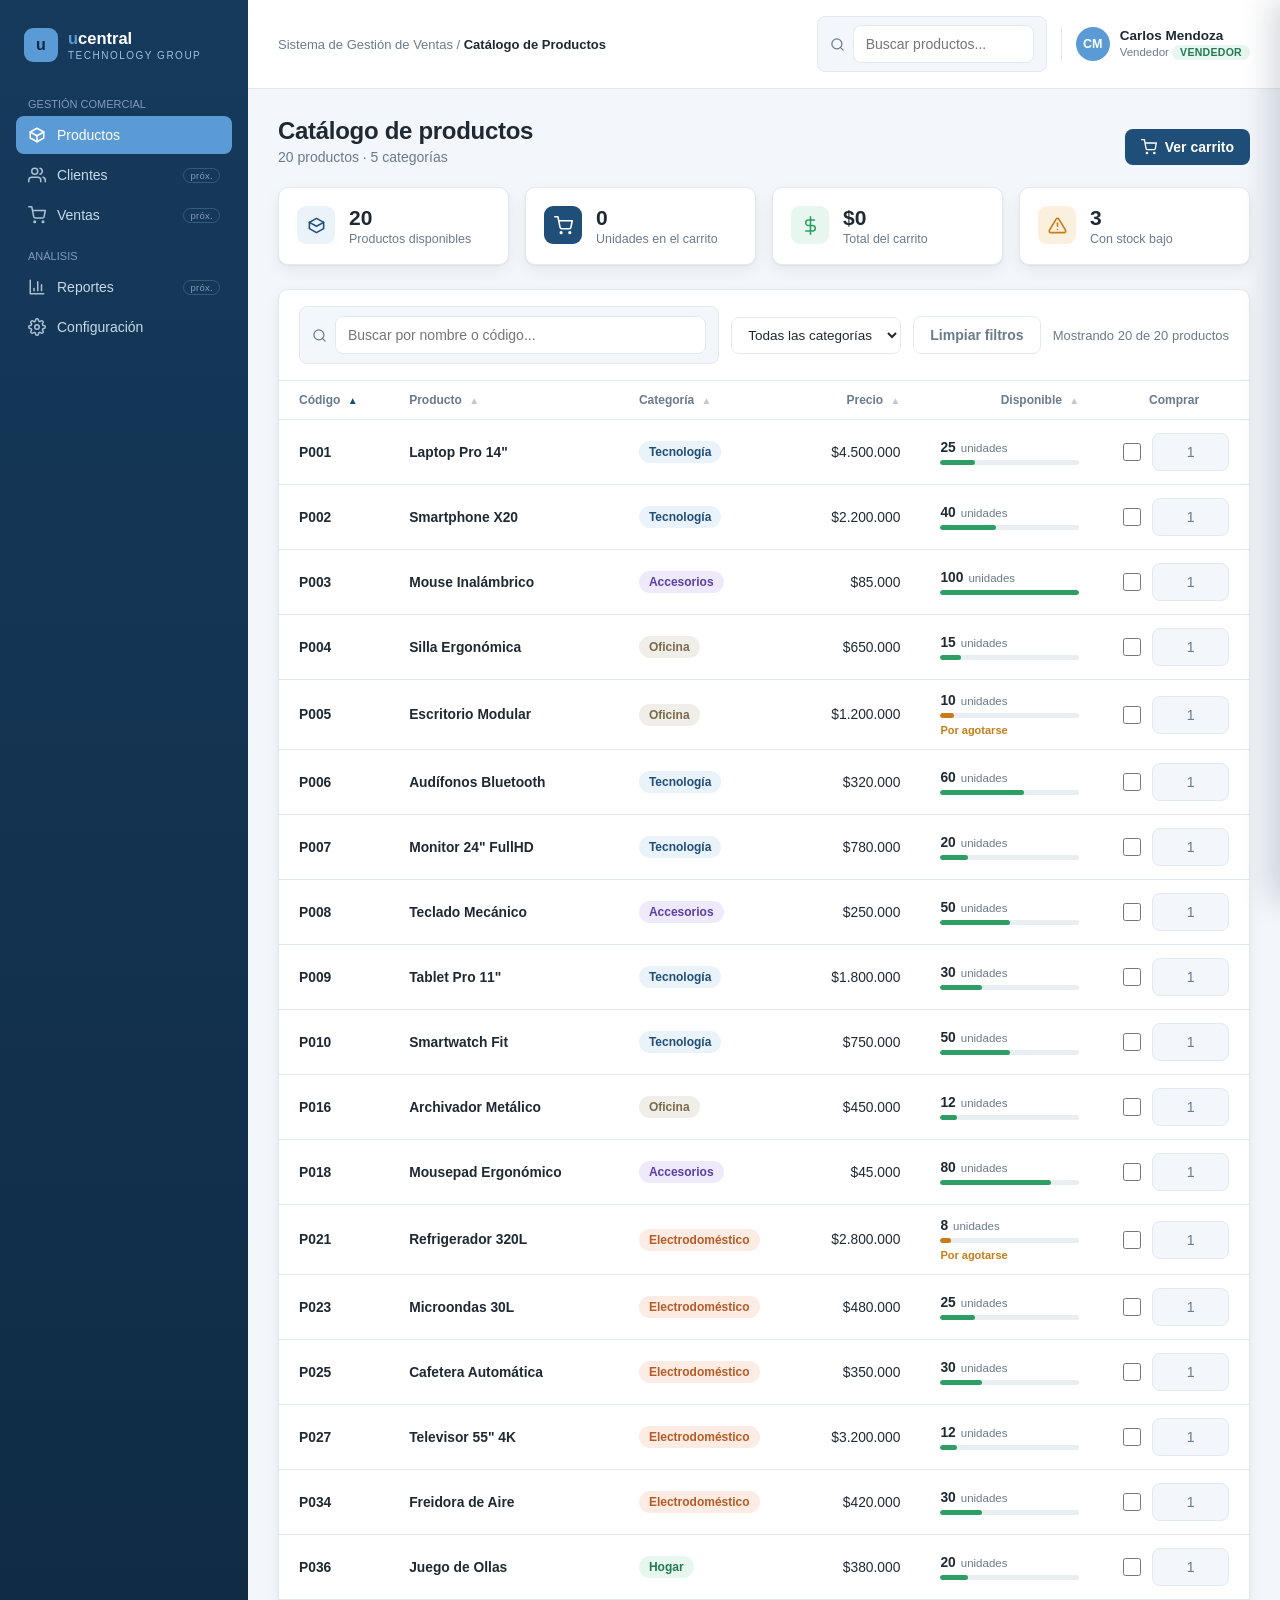
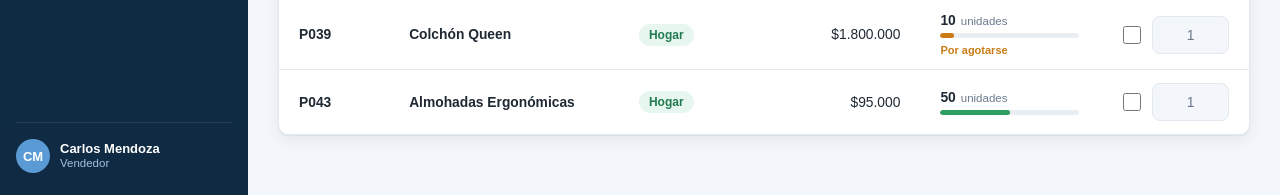
<file: modulos/grupo1_productos/modulo_productos_vendedor.html>
<!DOCTYPE html>
<html lang="es">
<head>
<meta charset="UTF-8">
<meta name="viewport" content="width=device-width, initial-scale=1.0">
<title>ucentral · Catálogo de Productos (Vendedor)</title>
<style>
  :root{
    --navy:#1F4E79;
    --navy-dark:#163A5C;
    --navy-darker:#0F2A42;
    --blue:#5B9BD5;
    --blue-light:#EAF2FA;
    --bg:#F3F6FA;
    --surface:#FFFFFF;
    --border:#E3E9F0;
    --text:#1F2933;
    --text-muted:#6B7A8D;
    --green:#2F9E64;
    --green-bg:#E7F6EE;
    --amber:#C97C15;
    --amber-bg:#FBF0DD;
    --red:#C7434B;
    --red-bg:#FBEAEB;
    --radius:10px;
    --shadow:0 1px 2px rgba(15,32,58,.06), 0 6px 16px rgba(15,32,58,.06);
    --sidebar-w:248px;
  }
  *{box-sizing:border-box;}
  html,body{margin:0;padding:0;}
  body{
    font-family:"Segoe UI",Roboto,"Helvetica Neue",Arial,sans-serif;
    background:var(--bg);
    color:var(--text);
    -webkit-font-smoothing:antialiased;
  }
  button, input, select{font-family:inherit;}
  ::selection{background:var(--blue-light);}

  a{color:inherit;}

  /* ---------- Layout ---------- */
  .app{display:flex; min-height:100vh;}

  /* ---------- Sidebar ---------- */
  .sidebar{
    width:var(--sidebar-w);
    flex-shrink:0;
    background:linear-gradient(180deg, var(--navy-dark) 0%, var(--navy-darker) 100%);
    color:#fff;
    display:flex;
    flex-direction:column;
    padding:22px 16px;
  }
  .brand{display:flex; align-items:center; gap:10px; padding:6px 8px 22px 8px;}
  .brand-mark{
    width:34px; height:34px; border-radius:9px;
    background:var(--blue);
    display:flex; align-items:center; justify-content:center;
    font-weight:700; font-size:16px; color:var(--navy-darker);
    flex-shrink:0;
  }
  .brand-text{line-height:1.1;}
  .brand-text .name{font-weight:700; font-size:16.5px;}
  .brand-text .name b{color:var(--blue);}
  .brand-text .tag{font-size:10px; letter-spacing:1.5px; color:#9FC1E0; margin-top:2px;}

  .nav-section-label{
    font-size:11px; color:#7E9CBB; padding:14px 12px 6px;
  }
  .nav{list-style:none; margin:0; padding:0;}
  .nav-item{
    display:flex; align-items:center; gap:11px;
    padding:10px 12px; border-radius:8px; margin-bottom:2px;
    color:#C7D9EA; font-size:14px; cursor:pointer;
    transition:background .15s ease, color .15s ease;
  }
  .nav-item svg{width:18px; height:18px; flex-shrink:0; opacity:.85;}
  .nav-item:hover{background:rgba(255,255,255,.06); color:#fff;}
  .nav-item.active{background:var(--blue); color:#fff;}
  .nav-item.active svg{opacity:1;}
  .nav-item .soon{
    margin-left:auto; font-size:9.5px; color:#7E9CBB; border:1px solid #345A7C;
    padding:1px 6px; border-radius:20px; letter-spacing:.3px;
  }

  .sidebar-footer{
    margin-top:auto; padding-top:16px; border-top:1px solid rgba(255,255,255,.09);
    display:flex; align-items:center; gap:10px;
  }
  .avatar{
    width:34px; height:34px; border-radius:50%; background:var(--blue);
    display:flex; align-items:center; justify-content:center;
    font-weight:700; font-size:13px; color:#fff; flex-shrink:0;
  }
  .sidebar-footer .who{line-height:1.2;}
  .sidebar-footer .who .n{font-size:13px; font-weight:600; color:#fff;}
  .sidebar-footer .who .r{font-size:11.5px; color:#9FC1E0;}

  /* ---------- Main ---------- */
  .main{flex:1; min-width:0; display:flex; flex-direction:column;}

  .topbar{
    display:flex; align-items:center; justify-content:space-between;
    padding:16px 30px; background:var(--surface); border-bottom:1px solid var(--border);
    gap:20px;
  }
  .crumbs{font-size:13px; color:var(--text-muted);}
  .crumbs strong{color:var(--text); font-weight:600;}
  .topbar-right{display:flex; align-items:center; gap:14px;}
  .topbar-user{display:flex; align-items:center; gap:10px; padding-left:14px; border-left:1px solid var(--border);}
  .topbar-user .avatar{width:34px; height:34px; font-size:12.5px;}
  .topbar-user .who{line-height:1.2;}
  .topbar-user .who .n{font-size:13.5px; font-weight:700; color:var(--text);}
  .topbar-user .who .r{font-size:11.5px; color:var(--text-muted);}
  .role-badge{
    display:inline-block; margin-top:1px; padding:1px 8px; border-radius:20px; font-size:10.5px; font-weight:700;
    background:var(--blue-light); color:var(--navy); letter-spacing:.3px;
  }
  .search-global{
    display:flex; align-items:center; gap:8px;
    background:var(--bg); border:1px solid var(--border); border-radius:8px;
    padding:8px 12px; width:230px;
  }
  .search-global svg{width:15px; height:15px; color:var(--text-muted); flex-shrink:0;}
  .search-global input{border:none; background:transparent; outline:none; font-size:13.5px; width:100%; color:var(--text);}

  .content{padding:28px 30px 60px; max-width:1280px; width:100%; margin:0 auto;}

  .page-header{display:flex; align-items:flex-end; justify-content:space-between; gap:20px; margin-bottom:22px; flex-wrap:wrap;}
  .page-header h1{font-size:24px; margin:0 0 4px; font-weight:700; letter-spacing:-.3px;}
  .page-header p{margin:0; color:var(--text-muted); font-size:14px;}

  .btn{
    display:inline-flex; align-items:center; gap:8px;
    border:none; border-radius:8px; padding:10px 16px; font-size:14px; font-weight:600;
    cursor:pointer; transition:background .15s ease, box-shadow .15s ease, transform .1s ease;
  }
  .btn svg{width:16px; height:16px;}
  .btn:active{transform:scale(.98);}
  .btn-primary{background:var(--navy); color:#fff;}
  .btn-primary:hover{background:var(--navy-dark);}
  .btn-ghost{background:transparent; color:var(--text-muted); border:1px solid var(--border);}
  .btn-ghost:hover{background:var(--bg); color:var(--text);}
  .btn-danger{background:var(--red); color:#fff;}
  .btn-danger:hover{background:#AE3138;}
  .btn:focus-visible, input:focus-visible, select:focus-visible, .icon-btn:focus-visible{
    outline:2px solid var(--blue); outline-offset:2px;
  }

  /* ---------- Stat cards ---------- */
  .stats{display:grid; grid-template-columns:repeat(4,1fr); gap:16px; margin-bottom:24px;}
  .stat-card{
    background:var(--surface); border:1px solid var(--border); border-radius:var(--radius);
    padding:18px 18px; box-shadow:var(--shadow);
    display:flex; align-items:flex-start; gap:14px;
  }
  .stat-icon{
    width:38px; height:38px; border-radius:9px; flex-shrink:0;
    display:flex; align-items:center; justify-content:center;
  }
  .stat-icon svg{width:19px; height:19px;}
  .stat-icon.blue{background:var(--blue-light); color:var(--navy);}
  .stat-icon.green{background:var(--green-bg); color:var(--green);}
  .stat-icon.amber{background:var(--amber-bg); color:var(--amber);}
  .stat-icon.navy{background:var(--navy); color:#fff;}
  .stat-value{font-size:21px; font-weight:700; line-height:1.15;}
  .stat-label{font-size:12.5px; color:var(--text-muted); margin-top:2px;}

  /* ---------- Panel / toolbar ---------- */
  .panel{background:var(--surface); border:1px solid var(--border); border-radius:var(--radius); box-shadow:var(--shadow); overflow:hidden;}
  .toolbar{
    display:flex; align-items:center; gap:12px; padding:16px 20px; border-bottom:1px solid var(--border); flex-wrap:wrap;
  }
  .field-search{
    display:flex; align-items:center; gap:8px; border:1px solid var(--border); border-radius:8px;
    padding:9px 12px; flex:1; min-width:220px; background:var(--bg);
  }
  .field-search svg{width:15px; height:15px; color:var(--text-muted); flex-shrink:0;}
  .field-search input{border:none; background:transparent; outline:none; font-size:13.5px; width:100%;}
  select.filter{
    border:1px solid var(--border); border-radius:8px; padding:9px 12px; font-size:13.5px;
    background:var(--surface); color:var(--text); min-width:170px;
  }
  .toolbar-count{font-size:13px; color:var(--text-muted); white-space:nowrap; margin-left:auto;}

  /* ---------- Table ---------- */
  table{width:100%; border-collapse:collapse; font-size:13.8px;}
  thead th{
    text-align:left; padding:12px 20px; font-size:12px; color:var(--text-muted);
    border-bottom:1px solid var(--border); font-weight:600; cursor:pointer; user-select:none;
    white-space:nowrap;
  }
  thead th .arrow{margin-left:4px; opacity:.4; font-size:10px;}
  thead th.sorted .arrow{opacity:1; color:var(--navy);}
  thead th.num, td.num{text-align:right;}
  tbody tr{border-bottom:1px solid var(--border);}
  tbody tr:last-child{border-bottom:none;}
  tbody tr:hover{background:#FAFCFE;}
  td{padding:13px 20px; vertical-align:middle;}
  .prod-name{font-weight:600; color:var(--text);}
  .prod-code{color:var(--text-muted); font-size:12px; margin-top:2px;}

  .badge{
    display:inline-block; padding:4px 10px; border-radius:20px; font-size:12px; font-weight:600;
  }
  .qty-wrap{display:flex; flex-direction:column; gap:5px; min-width:120px;}
  .qty-top{display:flex; align-items:baseline; gap:5px;}
  .qty-num{font-weight:600;}
  .qty-unit{font-size:11.5px; color:var(--text-muted);}
  .qty-bar-track{height:5px; border-radius:3px; background:#E9EEF3; overflow:hidden;}
  .qty-bar-fill{height:100%; border-radius:3px;}
  .stock-tag{font-size:11px; font-weight:600; margin-top:1px;}

  .row-actions{display:flex; gap:6px; justify-content:flex-end;}
  .icon-btn{
    width:32px; height:32px; border-radius:8px; border:1px solid var(--border); background:var(--surface);
    display:flex; align-items:center; justify-content:center; cursor:pointer; color:var(--text-muted);
    transition:background .15s ease, color .15s ease, border-color .15s ease;
  }
  .icon-btn svg{width:15px; height:15px;}
  .icon-btn:hover{background:var(--blue-light); color:var(--navy); border-color:var(--blue);}
  .icon-btn.danger:hover{background:var(--red-bg); color:var(--red); border-color:var(--red);}

  .empty-state{padding:70px 20px; text-align:center; color:var(--text-muted);}
  .empty-state svg{width:46px; height:46px; color:#C7D3DE; margin-bottom:14px;}
  .empty-state h3{margin:0 0 6px; color:var(--text); font-size:16px;}
  .empty-state p{margin:0 0 16px; font-size:13.5px;}

  /* ---------- Drawer ---------- */
  .overlay{
    position:fixed; top:0; left:0; right:0; bottom:0; background:rgba(15,32,58,.38);
    opacity:0; pointer-events:none; transition:opacity .18s ease; z-index:40;
  }
  .overlay.show{opacity:1; pointer-events:auto;}

  .drawer{
    position:fixed; top:0; right:0; height:100%; width:460px; max-width:92vw;
    background:var(--surface); box-shadow:-8px 0 30px rgba(15,32,58,.18);
    transform:translateX(100%); transition:transform .2s ease; z-index:50;
    display:flex; flex-direction:column;
  }
  .drawer.show{transform:translateX(0);}
  .drawer-header{
    padding:20px 24px; border-bottom:1px solid var(--border);
    display:flex; align-items:center; justify-content:space-between;
  }
  .drawer-header h2{margin:0; font-size:17px;}
  .drawer-header .close-btn{
    width:30px; height:30px; border-radius:8px; border:none; background:var(--bg);
    display:flex; align-items:center; justify-content:center; cursor:pointer; color:var(--text-muted);
  }
  .drawer-header .close-btn svg{width:15px; height:15px;}
  .drawer-body{padding:22px 24px; overflow-y:auto; overflow-x:hidden; flex:1;}
  .drawer-footer{padding:18px 24px; border-top:1px solid var(--border); display:flex; gap:10px; justify-content:flex-end;}

  .form-group{margin-bottom:18px;}
  .form-row{display:flex; gap:14px;}
  .form-row .form-group{flex:1;}
  label{display:block; font-size:13px; font-weight:600; margin-bottom:6px; color:var(--text);}
  .hint{font-size:11.5px; color:var(--text-muted); margin-top:5px;}
  input[type=text], input[type=number], select.form-input{
    width:100%; padding:10px 12px; border:1px solid var(--border); border-radius:8px;
    font-size:14px; color:var(--text); background:var(--surface); outline:none;
    transition:border-color .15s ease, box-shadow .15s ease;
  }
  input[type=text]:focus, input[type=number]:focus, select.form-input:focus{
    border-color:var(--blue); box-shadow:0 0 0 3px var(--blue-light);
  }
  .price-input{position:relative;}
  .price-input span{position:absolute; left:12px; top:50%; transform:translateY(-50%); color:var(--text-muted); font-size:14px;}
  .price-input input{padding-left:28px;}
  .field-error{border-color:var(--red) !important;}
  .error-msg{font-size:12px; color:var(--red); margin-top:5px; display:none;}
  .error-msg.show{display:block;}

  /* ---------- Confirm modal ---------- */
  .modal{
    position:fixed; top:50%; left:50%; transform:translate(-50%,-46%);
    width:400px; max-width:90vw; background:var(--surface); border-radius:12px;
    box-shadow:0 20px 60px rgba(15,32,58,.3); z-index:60; padding:26px;
    opacity:0; pointer-events:none; transition:opacity .16s ease, transform .16s ease;
  }
  .modal.show{opacity:1; transform:translate(-50%,-50%); pointer-events:auto;}
  .modal-icon{
    width:44px; height:44px; border-radius:10px; background:var(--red-bg); color:var(--red);
    display:flex; align-items:center; justify-content:center; margin-bottom:14px;
  }
  .modal-icon svg{width:22px; height:22px;}
  .modal h3{margin:0 0 8px; font-size:16.5px;}
  .modal p{margin:0 0 20px; font-size:13.8px; color:var(--text-muted); line-height:1.5;}
  .modal-actions{display:flex; gap:10px; justify-content:flex-end;}

  /* ---------- Toast ---------- */
  .toast{
    position:fixed; bottom:24px; right:24px; background:var(--navy-darker); color:#fff;
    padding:13px 18px; border-radius:9px; font-size:13.5px; box-shadow:0 10px 30px rgba(0,0,0,.25);
    display:flex; align-items:center; gap:10px; z-index:70;
    transform:translateY(20px); opacity:0; transition:transform .2s ease, opacity .2s ease; pointer-events:none;
    border-left:3px solid var(--green);
  }
  .toast.show{transform:translateY(0); opacity:1;}
  .toast svg{width:16px; height:16px; color:var(--green); flex-shrink:0;}

  @media (prefers-reduced-motion: reduce){
    *{transition:none !important;}
  }

  /* ---------- Celda de compra (checkbox + cantidad) ---------- */
  .buy-cell{display:flex; align-items:center; justify-content:center; gap:8px;}
  .buy-checkbox{width:18px; height:18px; accent-color:var(--navy); cursor:pointer; flex-shrink:0;}
  .buy-qty{width:56px; padding:6px 4px; text-align:center; border:1px solid var(--border); border-radius:7px; font-size:13px; -moz-appearance:textfield; appearance:textfield;}
  .buy-qty::-webkit-inner-spin-button, .buy-qty::-webkit-outer-spin-button{ -webkit-appearance:none; margin:0; }
  .buy-qty:disabled{background:var(--bg); color:var(--text-muted);}
  .out-of-stock{font-size:11.5px; color:var(--red); font-weight:600;}

  /* ---------- Carrito ---------- */
  .cart-item{display:flex; align-items:center; gap:10px; padding:14px 0; border-bottom:1px solid var(--border);}
  .cart-item:last-child{border-bottom:none;}
  .cart-item-info{flex:1 1 auto; min-width:0;}
  .cart-item-name{font-weight:600; font-size:13.5px;}
  .cart-item-meta{font-size:11.5px; color:var(--text-muted); margin-top:3px;}
  .cart-item-stock{font-size:11px; margin-top:3px; font-weight:600;}
  .cart-item-qty{flex:0 0 44px; min-width:0; max-width:44px; padding:6px 2px; text-align:center; border:1px solid var(--border); border-radius:7px; font-size:13px; -moz-appearance:textfield; appearance:textfield;}
  .cart-item-qty::-webkit-inner-spin-button, .cart-item-qty::-webkit-outer-spin-button{ -webkit-appearance:none; margin:0; }
  .cart-item-subtotal{flex:0 0 78px; min-width:0; max-width:78px; font-weight:700; font-size:13px; text-align:right;}
  .cart-remove{width:28px; height:28px; border-radius:7px; border:none; background:transparent; color:var(--text-muted); cursor:pointer; display:flex; align-items:center; justify-content:center; flex-shrink:0;}
  .cart-remove:hover{background:var(--red-bg); color:var(--red);}
  .cart-remove svg{width:14px; height:14px;}
  .cart-empty{padding:50px 10px; text-align:center; color:var(--text-muted);}
  .cart-empty svg{width:40px; height:40px; color:#C7D3DE; margin-bottom:12px;}
  .cart-total-row{display:flex; align-items:center; justify-content:space-between; padding:14px 24px; border-top:1px solid var(--border); background:var(--bg);}
  .cart-total-row .label{font-size:13px; color:var(--text-muted);}
  .cart-total-row .amount{font-size:20px; font-weight:700; color:var(--navy);}

  @media (max-width: 980px){
    .stats{grid-template-columns:repeat(2,1fr);}
    .sidebar{position:fixed; z-index:30; height:100%; transform:translateX(-100%); transition:transform .2s ease;}
    .sidebar.show{transform:translateX(0);}
    .main{width:100%;}
  }
  @media (max-width: 700px){
    .content{padding:20px 16px 50px;}
    .topbar{padding:14px 16px;}
    .search-global{display:none;}
    thead{display:none;}
    table, tbody, tr, td{display:block; width:100%;}
    tbody tr{padding:14px 16px; border-radius:10px; margin-bottom:10px; border:1px solid var(--border);}
    td{padding:4px 0; border:none;}
    .row-actions{justify-content:flex-start; margin-top:8px;}
  }
</style>
</head>
<body>

<div class="app">

  <!-- SIDEBAR -->
  <aside class="sidebar" id="sidebar">
    <div class="brand">
      <div class="brand-mark">u</div>
      <div class="brand-text">
        <div class="name"><b>u</b>central</div>
        <div class="tag">TECHNOLOGY GROUP</div>
      </div>
    </div>

    <div class="nav-section-label">GESTIÓN COMERCIAL</div>
    <ul class="nav">
      <li class="nav-item active" data-toast="Ya estás en el módulo de Productos">
        <svg viewBox="0 0 24 24" fill="none" stroke="currentColor" stroke-width="2" stroke-linecap="round" stroke-linejoin="round"><path d="M21 8l-9-5-9 5 9 5 9-5z"/><path d="M3 8v8l9 5 9-5V8"/><path d="M12 13v8"/></svg>
        Productos
      </li>
      <li class="nav-item" data-toast="El módulo de Clientes está en desarrollo">
        <svg viewBox="0 0 24 24" fill="none" stroke="currentColor" stroke-width="2" stroke-linecap="round" stroke-linejoin="round"><path d="M17 21v-2a4 4 0 0 0-4-4H5a4 4 0 0 0-4 4v2"/><circle cx="9" cy="7" r="4"/><path d="M23 21v-2a4 4 0 0 0-3-3.87"/><path d="M16 3.13a4 4 0 0 1 0 7.75"/></svg>
        Clientes <span class="soon">próx.</span>
      </li>
      <li class="nav-item" data-toast="El módulo de Ventas está en desarrollo">
        <svg viewBox="0 0 24 24" fill="none" stroke="currentColor" stroke-width="2" stroke-linecap="round" stroke-linejoin="round"><circle cx="9" cy="21" r="1"/><circle cx="20" cy="21" r="1"/><path d="M1 1h4l2.68 13.39a2 2 0 0 0 2 1.61h9.72a2 2 0 0 0 2-1.61L23 6H6"/></svg>
        Ventas <span class="soon">próx.</span>
      </li>
    </ul>

    <div class="nav-section-label">ANÁLISIS</div>
    <ul class="nav">
      <li class="nav-item" data-toast="Los reportes estarán disponibles próximamente">
        <svg viewBox="0 0 24 24" fill="none" stroke="currentColor" stroke-width="2" stroke-linecap="round" stroke-linejoin="round"><path d="M3 3v18h18"/><path d="M18 17V9"/><path d="M13 17V5"/><path d="M8 17v-3"/></svg>
        Reportes <span class="soon">próx.</span>
      </li>
      <li class="nav-item" data-toast="Configuración del sistema — próximamente">
        <svg viewBox="0 0 24 24" fill="none" stroke="currentColor" stroke-width="2" stroke-linecap="round" stroke-linejoin="round"><circle cx="12" cy="12" r="3"/><path d="M19.4 15a1.65 1.65 0 0 0 .33 1.82l.06.06a2 2 0 1 1-2.83 2.83l-.06-.06a1.65 1.65 0 0 0-1.82-.33 1.65 1.65 0 0 0-1 1.51V21a2 2 0 0 1-4 0v-.09A1.65 1.65 0 0 0 9 19.4a1.65 1.65 0 0 0-1.82.33l-.06.06a2 2 0 1 1-2.83-2.83l.06-.06a1.65 1.65 0 0 0 .33-1.82 1.65 1.65 0 0 0-1.51-1H3a2 2 0 0 1 0-4h.09A1.65 1.65 0 0 0 4.6 9a1.65 1.65 0 0 0-.33-1.82l-.06-.06a2 2 0 1 1 2.83-2.83l.06.06a1.65 1.65 0 0 0 1.82.33H9a1.65 1.65 0 0 0 1-1.51V3a2 2 0 0 1 4 0v.09a1.65 1.65 0 0 0 1 1.51 1.65 1.65 0 0 0 1.82-.33l.06-.06a2 2 0 1 1 2.83 2.83l-.06.06a1.65 1.65 0 0 0-.33 1.82V9a1.65 1.65 0 0 0 1.51 1H21a2 2 0 0 1 0 4h-.09a1.65 1.65 0 0 0-1.51 1z"/></svg>
        Configuración
      </li>
    </ul>

    <div class="sidebar-footer">
      <div class="avatar">CM</div>
      <div class="who">
        <div class="n">Carlos Mendoza</div>
        <div class="r">Vendedor</div>
      </div>
    </div>
  </aside>

  <!-- MAIN -->
  <div class="main">
    <div class="topbar">
      <div class="crumbs">Sistema de Gestión de Ventas / <strong>Catálogo de Productos</strong></div>
      <div class="topbar-right">
        <div class="search-global">
          <svg viewBox="0 0 24 24" fill="none" stroke="currentColor" stroke-width="2" stroke-linecap="round" stroke-linejoin="round"><circle cx="11" cy="11" r="8"/><path d="m21 21-4.35-4.35"/></svg>
          <input type="text" id="topbarSearch" placeholder="Buscar productos...">
        </div>
        <div class="topbar-user">
          <div class="avatar">CM</div>
          <div class="who">
            <div class="n">Carlos Mendoza</div>
            <div class="r">Vendedor <span class="role-badge" style="background:#E7F6EE;color:#237A52;">VENDEDOR</span></div>
          </div>
        </div>
      </div>
    </div>

    <div class="content">

      <div class="page-header">
        <div>
          <h1>Catálogo de productos</h1>
          <p id="headerSubtitle">Cargando…</p>
        </div>
        <button class="btn btn-primary" id="btnCart" style="position:relative;">
          <svg viewBox="0 0 24 24" fill="none" stroke="currentColor" stroke-width="2" stroke-linecap="round" stroke-linejoin="round"><circle cx="9" cy="21" r="1"/><circle cx="20" cy="21" r="1"/><path d="M1 1h4l2.68 13.39a2 2 0 0 0 2 1.61h9.72a2 2 0 0 0 2-1.61L23 6H6"/></svg>
          Ver carrito
          <span id="cartBadge" style="display:none; position:absolute; top:-8px; right:-8px; background:var(--red); color:#fff; font-size:11px; font-weight:700; min-width:20px; height:20px; border-radius:10px; align-items:center; justify-content:center; padding:0 5px;">0</span>
        </button>
      </div>

      <div class="stats">
        <div class="stat-card">
          <div class="stat-icon blue">
            <svg viewBox="0 0 24 24" fill="none" stroke="currentColor" stroke-width="2" stroke-linecap="round" stroke-linejoin="round"><path d="M21 8l-9-5-9 5 9 5 9-5z"/><path d="M3 8v8l9 5 9-5V8"/></svg>
          </div>
          <div>
            <div class="stat-value" id="statTotal">0</div>
            <div class="stat-label">Productos disponibles</div>
          </div>
        </div>
        <div class="stat-card">
          <div class="stat-icon navy">
            <svg viewBox="0 0 24 24" fill="none" stroke="currentColor" stroke-width="2" stroke-linecap="round" stroke-linejoin="round"><circle cx="9" cy="21" r="1"/><circle cx="20" cy="21" r="1"/><path d="M1 1h4l2.68 13.39a2 2 0 0 0 2 1.61h9.72a2 2 0 0 0 2-1.61L23 6H6"/></svg>
          </div>
          <div>
            <div class="stat-value" id="statCartItems">0</div>
            <div class="stat-label">Unidades en el carrito</div>
          </div>
        </div>
        <div class="stat-card">
          <div class="stat-icon green">
            <svg viewBox="0 0 24 24" fill="none" stroke="currentColor" stroke-width="2" stroke-linecap="round" stroke-linejoin="round"><path d="M12 1v22"/><path d="M17 5H9.5a3.5 3.5 0 0 0 0 7h5a3.5 3.5 0 0 1 0 7H6"/></svg>
          </div>
          <div>
            <div class="stat-value" id="statCartTotal">$0</div>
            <div class="stat-label">Total del carrito</div>
          </div>
        </div>
        <div class="stat-card">
          <div class="stat-icon amber">
            <svg viewBox="0 0 24 24" fill="none" stroke="currentColor" stroke-width="2" stroke-linecap="round" stroke-linejoin="round"><path d="M10.29 3.86 1.82 18a2 2 0 0 0 1.71 3h16.94a2 2 0 0 0 1.71-3L13.71 3.86a2 2 0 0 0-3.42 0z"/><path d="M12 9v4"/><path d="M12 17h.01"/></svg>
          </div>
          <div>
            <div class="stat-value" id="statLow">0</div>
            <div class="stat-label">Con stock bajo</div>
          </div>
        </div>
      </div>

      <div class="panel">
        <div class="toolbar">
          <div class="field-search">
            <svg viewBox="0 0 24 24" fill="none" stroke="currentColor" stroke-width="2" stroke-linecap="round" stroke-linejoin="round"><circle cx="11" cy="11" r="8"/><path d="m21 21-4.35-4.35"/></svg>
            <input type="text" id="searchInput" placeholder="Buscar por nombre o código...">
          </div>
          <select class="filter" id="categoryFilter">
            <option value="">Todas las categorías</option>
          </select>
          <button class="btn btn-ghost" id="btnClear">Limpiar filtros</button>
          <div class="toolbar-count" id="toolbarCount"></div>
        </div>

        <div id="tableWrap">
          <table>
            <thead>
              <tr>
                <th data-key="code">Código <span class="arrow">▲</span></th>
                <th data-key="name">Producto <span class="arrow">▲</span></th>
                <th data-key="category">Categoría <span class="arrow">▲</span></th>
                <th data-key="price" class="num">Precio <span class="arrow">▲</span></th>
                <th data-key="qty" class="num">Disponible <span class="arrow">▲</span></th>
                <th style="text-align:center;">Comprar</th>
              </tr>
            </thead>
            <tbody id="tbody"></tbody>
          </table>
        </div>

        <div class="empty-state" id="emptyState" style="display:none;">
          <svg viewBox="0 0 24 24" fill="none" stroke="currentColor" stroke-width="1.6" stroke-linecap="round" stroke-linejoin="round"><circle cx="11" cy="11" r="8"/><path d="m21 21-4.35-4.35"/></svg>
          <h3>No se encontraron productos</h3>
          <p>Ajusta la búsqueda o los filtros para encontrar lo que buscas.</p>
        </div>
      </div>

    </div>
  </div>
</div>

<!-- OVERLAY -->
<div class="overlay" id="overlay"></div>

<!-- DRAWER: carrito de compras -->
<div class="drawer" id="drawer">
  <div class="drawer-header">
    <h2 id="drawerTitle">Carrito de compras</h2>
    <button class="close-btn" id="drawerClose">
      <svg viewBox="0 0 24 24" fill="none" stroke="currentColor" stroke-width="2" stroke-linecap="round" stroke-linejoin="round"><path d="M18 6 6 18"/><path d="M6 6l12 12"/></svg>
    </button>
  </div>
  <div class="drawer-body" id="cartBody" style="padding-top:8px;">
    <!-- se llena dinámicamente -->
  </div>
  <div class="cart-total-row">
    <span class="label">Total a pagar</span>
    <span class="amount" id="cartTotalAmount">$0</span>
  </div>
  <div class="drawer-footer">
    <button class="btn btn-ghost" id="btnClearCart">Vaciar carrito</button>
    <button class="btn btn-primary" id="btnGoToConfirm">Confirmar compra</button>
  </div>
</div>

<!-- MODAL: confirmar compra -->
<div class="modal" id="purchaseModal">
  <div class="modal-icon" style="background:var(--green-bg); color:var(--green);">
    <svg viewBox="0 0 24 24" fill="none" stroke="currentColor" stroke-width="2" stroke-linecap="round" stroke-linejoin="round"><circle cx="9" cy="21" r="1"/><circle cx="20" cy="21" r="1"/><path d="M1 1h4l2.68 13.39a2 2 0 0 0 2 1.61h9.72a2 2 0 0 0 2-1.61L23 6H6"/></svg>
  </div>
  <h3>¿Confirmar esta compra?</h3>
  <p>Vas a registrar la venta de <strong id="purchaseSummaryItems">—</strong> por un total de <strong id="purchaseSummaryTotal">—</strong>. El stock disponible se actualizará automáticamente.</p>
  <div class="modal-actions">
    <button class="btn btn-ghost" id="btnCancelPurchase">Cancelar</button>
    <button class="btn btn-primary" id="btnConfirmPurchase">Confirmar compra</button>
  </div>
</div>

<!-- TOAST -->
<div class="toast" id="toast">
  <svg viewBox="0 0 24 24" fill="none" stroke="currentColor" stroke-width="2.4" stroke-linecap="round" stroke-linejoin="round"><path d="M20 6 9 17l-5-5"/></svg>
  <span id="toastMsg">Listo</span>
</div>

<script>
(function(){
  "use strict";

  var STORAGE_KEY = "ucentral_productos_demo_v1"; // misma clave que el módulo de Productos: simula el catálogo compartido

  var CATEGORY_COLORS = {
    "Tecnología":      { bg:"#EAF2FA", fg:"#1F4E79" },
    "Accesorios":      { bg:"#EFEAFB", fg:"#5B3FA6" },
    "Oficina":         { bg:"#F0EEE9", fg:"#7A6A4A" },
    "Electrodoméstico":{ bg:"#FDECE3", fg:"#B65B27" },
    "Hogar":           { bg:"#E7F6EE", fg:"#237A52" }
  };
  var DEFAULT_CATEGORIES = ["Tecnología","Accesorios","Oficina","Electrodoméstico","Hogar"];
  var FALLBACK_PALETTE = [
    { bg:"#FDECE9", fg:"#B0433B" }, { bg:"#EAF4FB", fg:"#1D6FA5" }, { bg:"#F5EEFB", fg:"#7A4CA0" }
  ];

  var SEED = [
    { code:"P001", name:"Laptop Pro 14\"",       category:"Tecnología",       price:4500000, qty:25 },
    { code:"P002", name:"Smartphone X20",        category:"Tecnología",       price:2200000, qty:40 },
    { code:"P003", name:"Mouse Inalámbrico",     category:"Accesorios",       price:85000,   qty:100 },
    { code:"P004", name:"Silla Ergonómica",      category:"Oficina",          price:650000,  qty:15 },
    { code:"P005", name:"Escritorio Modular",    category:"Oficina",          price:1200000, qty:10 },
    { code:"P006", name:"Audífonos Bluetooth",   category:"Tecnología",       price:320000,  qty:60 },
    { code:"P007", name:"Monitor 24\" FullHD",   category:"Tecnología",       price:780000,  qty:20 },
    { code:"P008", name:"Teclado Mecánico",      category:"Accesorios",       price:250000,  qty:50 },
    { code:"P009", name:"Tablet Pro 11\"",       category:"Tecnología",       price:1800000, qty:30 },
    { code:"P010", name:"Smartwatch Fit",        category:"Tecnología",       price:750000,  qty:50 },
    { code:"P016", name:"Archivador Metálico",   category:"Oficina",          price:450000,  qty:12 },
    { code:"P018", name:"Mousepad Ergonómico",   category:"Accesorios",       price:45000,   qty:80 },
    { code:"P021", name:"Refrigerador 320L",     category:"Electrodoméstico", price:2800000, qty:8 },
    { code:"P023", name:"Microondas 30L",        category:"Electrodoméstico", price:480000,  qty:25 },
    { code:"P025", name:"Cafetera Automática",   category:"Electrodoméstico", price:350000,  qty:30 },
    { code:"P027", name:"Televisor 55\" 4K",     category:"Electrodoméstico", price:3200000, qty:12 },
    { code:"P034", name:"Freidora de Aire",      category:"Electrodoméstico", price:420000,  qty:30 },
    { code:"P036", name:"Juego de Ollas",        category:"Hogar",            price:380000,  qty:20 },
    { code:"P039", name:"Colchón Queen",         category:"Hogar",            price:1800000, qty:10 },
    { code:"P043", name:"Almohadas Ergonómicas", category:"Hogar",            price:95000,   qty:50 }
  ].map(function(p, i){ p.id = "id_" + i; return p; });

  var LOW_STOCK = 10;
  var CRITICAL_STOCK = 6; // umbral de alerta de stock bajo (REQ_004)
  var BAR_MAX = 100;

  var state = {
    products: [],
    search: "",
    category: "",
    sortKey: "code",
    sortDir: 1,
    cart: {} // { productId: cantidadSeleccionada }
  };

  function load(){
    try{
      var raw = localStorage.getItem(STORAGE_KEY);
      if(raw){
        var parsed = JSON.parse(raw);
        if(Array.isArray(parsed) && parsed.length){ state.products = parsed; return; }
      }
    }catch(e){}
    state.products = SEED.slice();
  }
  function persist(){
    try{ localStorage.setItem(STORAGE_KEY, JSON.stringify(state.products)); }catch(e){}
  }

  function formatNumber(n){
    var s = String(Math.round(n));
    var out = "";
    for(var i=0;i<s.length;i++){
      var posFromEnd = s.length - i;
      out += s[i];
      if(posFromEnd > 1 && posFromEnd % 3 === 1) out += ".";
    }
    return out;
  }
  function formatCOP(n){ return "$" + formatNumber(n); }

  function categoryStyle(cat){
    if(CATEGORY_COLORS[cat]) return CATEGORY_COLORS[cat];
    var idx = Math.abs(hashCode(cat)) % FALLBACK_PALETTE.length;
    return FALLBACK_PALETTE[idx];
  }
  function hashCode(str){
    var h = 0;
    for(var i=0;i<str.length;i++){ h = (h<<5) - h + str.charCodeAt(i); h |= 0; }
    return h;
  }
  function esc(str){
    return String(str).replace(/[&<>"']/g, function(c){
      return {"&":"&amp;","<":"&lt;",">":"&gt;",'"':"&quot;","'":"&#39;"}[c];
    });
  }
  function forEachNode(list, fn){
    for(var i=0;i<list.length;i++){ fn(list[i], i); }
  }
  function findProduct(id){
    for(var i=0;i<state.products.length;i++){ if(state.products[i].id === id) return state.products[i]; }
    return null;
  }

  function allCategories(){
    var set = {};
    DEFAULT_CATEGORIES.forEach(function(c){ set[c]=true; });
    state.products.forEach(function(p){ set[p.category]=true; });
    return Object.keys(set);
  }

  function refreshCategoryOptions(){
    var cats = allCategories();
    var filterSel = document.getElementById("categoryFilter");
    var currentFilter = filterSel.value;
    filterSel.innerHTML = '<option value="">Todas las categorías</option>' +
      cats.map(function(c){ return '<option value="'+esc(c)+'">'+esc(c)+'</option>'; }).join("");
    filterSel.value = currentFilter;
  }

  function getFiltered(){
    var term = state.search.trim().toLowerCase();
    var list = state.products.filter(function(p){
      var matchesTerm = !term || p.name.toLowerCase().indexOf(term) > -1 || p.code.toLowerCase().indexOf(term) > -1;
      var matchesCat = !state.category || p.category === state.category;
      return matchesTerm && matchesCat;
    });
    var key = state.sortKey, dir = state.sortDir;
    list.sort(function(a,b){
      var va = a[key], vb = b[key];
      if(typeof va === "string"){ va = va.toLowerCase(); vb = vb.toLowerCase(); }
      if(va < vb) return -1*dir;
      if(va > vb) return 1*dir;
      return 0;
    });
    return list;
  }

  /* ============================ Render principal ============================ */
  function render(){
    refreshCategoryOptions();
    var list = getFiltered();
    var tbody = document.getElementById("tbody");
    var emptyState = document.getElementById("emptyState");
    var tableWrap = document.getElementById("tableWrap");

    if(list.length === 0){
      tableWrap.style.display = "none";
      emptyState.style.display = "block";
    }else{
      tableWrap.style.display = "block";
      emptyState.style.display = "none";
    }

    tbody.innerHTML = list.map(function(p){
      var cs = categoryStyle(p.category);
      var pct = Math.min(100, Math.round((p.qty / BAR_MAX) * 100));
      var barColor = "var(--green)", tagHtml = "";
      if(p.qty <= CRITICAL_STOCK){
        barColor = "var(--red)";
        tagHtml = '<div class="stock-tag" style="color:var(--red)">⚠ Alerta de stock bajo</div>';
      } else if(p.qty <= LOW_STOCK){
        barColor = "var(--amber)";
        tagHtml = '<div class="stock-tag" style="color:var(--amber)">Por agotarse</div>';
      }

      var inCart = state.cart.hasOwnProperty(p.id);
      var cartQty = inCart ? state.cart[p.id] : 1;
      var outOfStock = p.qty <= 0;
      var buyCell;
      if(outOfStock){
        buyCell = '<div class="buy-cell"><span class="out-of-stock">Agotado</span></div>';
      }else{
        buyCell =
          '<div class="buy-cell">' +
            '<input type="checkbox" class="buy-checkbox" data-check="'+p.id+'" '+(inCart?"checked":"")+' aria-label="Seleccionar '+esc(p.name)+'">' +
            '<input type="number" class="buy-qty" data-qty="'+p.id+'" min="1" max="'+p.qty+'" value="'+cartQty+'" '+(inCart?"":"disabled")+'>' +
          '</div>';
      }

      return (
        '<tr>' +
          '<td><div class="prod-name">'+esc(p.code)+'</div></td>' +
          '<td><div class="prod-name">'+esc(p.name)+'</div></td>' +
          '<td><span class="badge" style="background:'+cs.bg+';color:'+cs.fg+'">'+esc(p.category)+'</span></td>' +
          '<td class="num">'+formatCOP(p.price)+'</td>' +
          '<td>' +
            '<div class="qty-wrap">' +
              '<div class="qty-top"><span class="qty-num">'+p.qty+'</span><span class="qty-unit">unidades</span></div>' +
              '<div class="qty-bar-track"><div class="qty-bar-fill" style="width:'+pct+'%;background:'+barColor+'"></div></div>' +
              tagHtml +
            '</div>' +
          '</td>' +
          '<td>'+buyCell+'</td>' +
        '</tr>'
      );
    }).join("");

    document.getElementById("toolbarCount").textContent = "Mostrando " + list.length + " de " + state.products.length + " productos";
    document.getElementById("headerSubtitle").textContent =
      state.products.length + " productos · " + allCategories().length + " categorías";

    updateStats();
    updateSortIndicators();
    renderCart();
  }

  function updateStats(){
    var total = state.products.length;
    var low = state.products.filter(function(p){ return p.qty <= LOW_STOCK; }).length;
    var cartUnits = 0, cartTotal = 0;
    Object.keys(state.cart).forEach(function(id){
      var p = findProduct(id);
      if(!p) return;
      cartUnits += state.cart[id];
      cartTotal += state.cart[id] * p.price;
    });
    document.getElementById("statTotal").textContent = total;
    document.getElementById("statLow").textContent = low;
    document.getElementById("statCartItems").textContent = cartUnits;
    document.getElementById("statCartTotal").textContent = formatCOP(cartTotal);

    var badge = document.getElementById("cartBadge");
    var distinctCount = Object.keys(state.cart).length;
    if(distinctCount > 0){
      badge.style.display = "flex";
      badge.textContent = distinctCount;
    }else{
      badge.style.display = "none";
    }
  }

  function updateSortIndicators(){
    forEachNode(document.querySelectorAll("thead th[data-key]"), function(th){
      th.classList.toggle("sorted", th.dataset.key === state.sortKey);
      var arrow = th.querySelector(".arrow");
      if(th.dataset.key === state.sortKey){
        arrow.textContent = state.sortDir === 1 ? "▲" : "▼";
      }
    });
  }

  /* ============================ Carrito ============================ */
  function renderCart(){
    var body = document.getElementById("cartBody");
    var ids = Object.keys(state.cart);

    if(ids.length === 0){
      body.innerHTML =
        '<div class="cart-empty">' +
          '<svg viewBox="0 0 24 24" fill="none" stroke="currentColor" stroke-width="1.6" stroke-linecap="round" stroke-linejoin="round"><circle cx="9" cy="21" r="1"/><circle cx="20" cy="21" r="1"/><path d="M1 1h4l2.68 13.39a2 2 0 0 0 2 1.61h9.72a2 2 0 0 0 2-1.61L23 6H6"/></svg>' +
          '<p>Tu carrito está vacío.<br>Selecciona productos del catálogo para agregarlos aquí.</p>' +
        '</div>';
    }else{
      body.innerHTML = ids.map(function(id){
        var p = findProduct(id);
        if(!p) return "";
        var qty = state.cart[id];
        var subtotal = qty * p.price;
        var remaining = p.qty - qty;
        var stockColor = "var(--text-muted)";
        var stockLabel = "Stock disponible: " + p.qty + " unidades";
        if(remaining <= 0){
          stockColor = "var(--red)";
          stockLabel = "Estás llevando todo el stock disponible (" + p.qty + ")";
        } else if(remaining <= CRITICAL_STOCK){
          stockColor = "var(--amber)";
          stockLabel = "Stock disponible: " + p.qty + " unidades · quedarían " + remaining;
        }
        return (
          '<div class="cart-item">' +
            '<div class="cart-item-info">' +
              '<div class="cart-item-name">'+esc(p.name)+'</div>' +
              '<div class="cart-item-meta">'+esc(p.code)+' · '+formatCOP(p.price)+' c/u</div>' +
              '<div class="cart-item-stock" style="color:'+stockColor+'">'+stockLabel+'</div>' +
            '</div>' +
            '<input type="number" class="cart-item-qty" data-cart-qty="'+id+'" min="1" max="'+p.qty+'" value="'+qty+'">' +
            '<div class="cart-item-subtotal">'+formatCOP(subtotal)+'</div>' +
            '<button class="cart-remove" data-cart-remove="'+id+'" aria-label="Quitar del carrito">' +
              '<svg viewBox="0 0 24 24" fill="none" stroke="currentColor" stroke-width="2" stroke-linecap="round" stroke-linejoin="round"><path d="M18 6 6 18"/><path d="M6 6l12 12"/></svg>' +
            '</button>' +
          '</div>'
        );
      }).join("");
    }

    var total = 0;
    ids.forEach(function(id){
      var p = findProduct(id);
      if(p) total += state.cart[id] * p.price;
    });
    document.getElementById("cartTotalAmount").textContent = formatCOP(total);
    document.getElementById("btnGoToConfirm").disabled = ids.length === 0;
    document.getElementById("btnGoToConfirm").style.opacity = ids.length === 0 ? "0.5" : "1";
  }

  function validateAndSetQty(inputEl, id){
    var p = findProduct(id);
    if(!p) return;
    var previous = state.cart.hasOwnProperty(id) ? state.cart[id] : 1;
    var requested = parseInt(inputEl.value, 10);

    if(isNaN(requested) || requested < 1){
      inputEl.value = previous;
      return;
    }
    if(requested > p.qty){
      toast("Cantidad no disponible: solo hay " + p.qty + " unidad(es) de " + p.name + " en stock");
      inputEl.value = previous; // se revierte, NO se ajusta automáticamente al máximo
      inputEl.classList.add("field-error");
      setTimeout(function(){ inputEl.classList.remove("field-error"); }, 1600);
      return;
    }
    state.cart[id] = requested;
    render();
  }

  function toggleCartItem(id, checked){
    if(checked){
      var p = findProduct(id);
      if(!p || p.qty <= 0) return;
      state.cart[id] = state.cart[id] || 1;
    }else{
      delete state.cart[id];
    }
    render();
  }

  /* ============================ Drawer / Modal ============================ */
  var overlay = document.getElementById("overlay");
  var drawer = document.getElementById("drawer");
  var purchaseModal = document.getElementById("purchaseModal");

  function openCart(){
    overlay.classList.add("show");
    drawer.classList.add("show");
  }
  function closeCart(){
    overlay.classList.remove("show");
    drawer.classList.remove("show");
  }
  function openPurchaseModal(){
    var ids = Object.keys(state.cart);
    if(ids.length === 0) return;
    var units = 0, total = 0;
    ids.forEach(function(id){
      var p = findProduct(id);
      if(!p) return;
      units += state.cart[id];
      total += state.cart[id] * p.price;
    });
    document.getElementById("purchaseSummaryItems").textContent = units + " unidad(es) en " + ids.length + " producto(s)";
    document.getElementById("purchaseSummaryTotal").textContent = formatCOP(total);
    purchaseModal.classList.add("show");
  }
  function closePurchaseModal(){
    purchaseModal.classList.remove("show");
  }

  function confirmPurchase(){
    var ids = Object.keys(state.cart);
    var lowStockAfter = [];
    ids.forEach(function(id){
      var p = findProduct(id);
      if(!p) return;
      var qty = state.cart[id];
      p.qty = Math.max(0, p.qty - qty);
      if(p.qty <= CRITICAL_STOCK) lowStockAfter.push(p.name);
    });
    persist();
    state.cart = {};
    closePurchaseModal();
    closeCart();
    render();

    if(lowStockAfter.length > 0){
      toast("Compra confirmada · " + lowStockAfter.length + " producto(s) quedaron con stock bajo");
    }else{
      toast("Compra confirmada correctamente");
    }
  }

  function clearCart(){
    state.cart = {};
    render();
    toast("Carrito vaciado");
  }

  /* ---------- Toast ---------- */
  var toastTimer = null;
  function toast(msg){
    var el = document.getElementById("toast");
    document.getElementById("toastMsg").textContent = msg;
    el.classList.add("show");
    clearTimeout(toastTimer);
    toastTimer = setTimeout(function(){ el.classList.remove("show"); }, 2800);
  }

  /* ============================ Eventos ============================ */
  document.getElementById("btnCart").addEventListener("click", openCart);
  document.getElementById("drawerClose").addEventListener("click", closeCart);
  document.getElementById("btnClearCart").addEventListener("click", clearCart);
  document.getElementById("btnGoToConfirm").addEventListener("click", openPurchaseModal);
  document.getElementById("btnCancelPurchase").addEventListener("click", closePurchaseModal);
  document.getElementById("btnConfirmPurchase").addEventListener("click", confirmPurchase);

  overlay.addEventListener("click", function(){
    closeCart();
    closePurchaseModal();
  });

  document.getElementById("searchInput").addEventListener("input", function(e){
    state.search = e.target.value;
    document.getElementById("topbarSearch").value = e.target.value;
    render();
  });
  document.getElementById("topbarSearch").addEventListener("input", function(e){
    state.search = e.target.value;
    document.getElementById("searchInput").value = e.target.value;
    render();
  });
  document.getElementById("categoryFilter").addEventListener("change", function(e){
    state.category = e.target.value;
    render();
  });
  document.getElementById("btnClear").addEventListener("click", function(){
    state.search = ""; state.category = "";
    document.getElementById("searchInput").value = "";
    document.getElementById("topbarSearch").value = "";
    document.getElementById("categoryFilter").value = "";
    render();
  });

  document.getElementById("tbody").addEventListener("change", function(e){
    var chk = e.target.closest ? e.target.closest("[data-check]") : null;
    var qtyInput = e.target.closest ? e.target.closest("[data-qty]") : null;
    if(!chk && e.target.dataset && e.target.dataset.check) chk = e.target;
    if(!qtyInput && e.target.dataset && e.target.dataset.qty) qtyInput = e.target;

    if(chk && chk.dataset.check){
      toggleCartItem(chk.dataset.check, chk.checked);
    }else if(qtyInput && qtyInput.dataset.qty){
      validateAndSetQty(qtyInput, qtyInput.dataset.qty);
    }
  });

  document.getElementById("cartBody").addEventListener("click", function(e){
    var removeBtn = e.target.closest ? e.target.closest("[data-cart-remove]") : null;
    if(removeBtn){
      delete state.cart[removeBtn.dataset.cartRemove];
      render();
    }
  });
  document.getElementById("cartBody").addEventListener("change", function(e){
    var qtyInput = e.target.closest ? e.target.closest("[data-cart-qty]") : null;
    if(qtyInput){
      validateAndSetQty(qtyInput, qtyInput.dataset.cartQty);
    }
  });

  forEachNode(document.querySelectorAll("thead th[data-key]"), function(th){
    th.addEventListener("click", function(){
      var key = th.dataset.key;
      if(state.sortKey === key){ state.sortDir *= -1; }
      else{ state.sortKey = key; state.sortDir = 1; }
      render();
    });
  });

  forEachNode(document.querySelectorAll(".nav-item[data-toast]"), function(item){
    item.addEventListener("click", function(){
      if(!item.classList.contains("active")) toast(item.dataset.toast);
    });
  });

  document.addEventListener("keydown", function(e){
    if(e.key === "Escape"){ closeCart(); closePurchaseModal(); }
  });

  /* ---------- Init ---------- */
  load();
  render();
})();
</script>
</body>
</html>
</file>
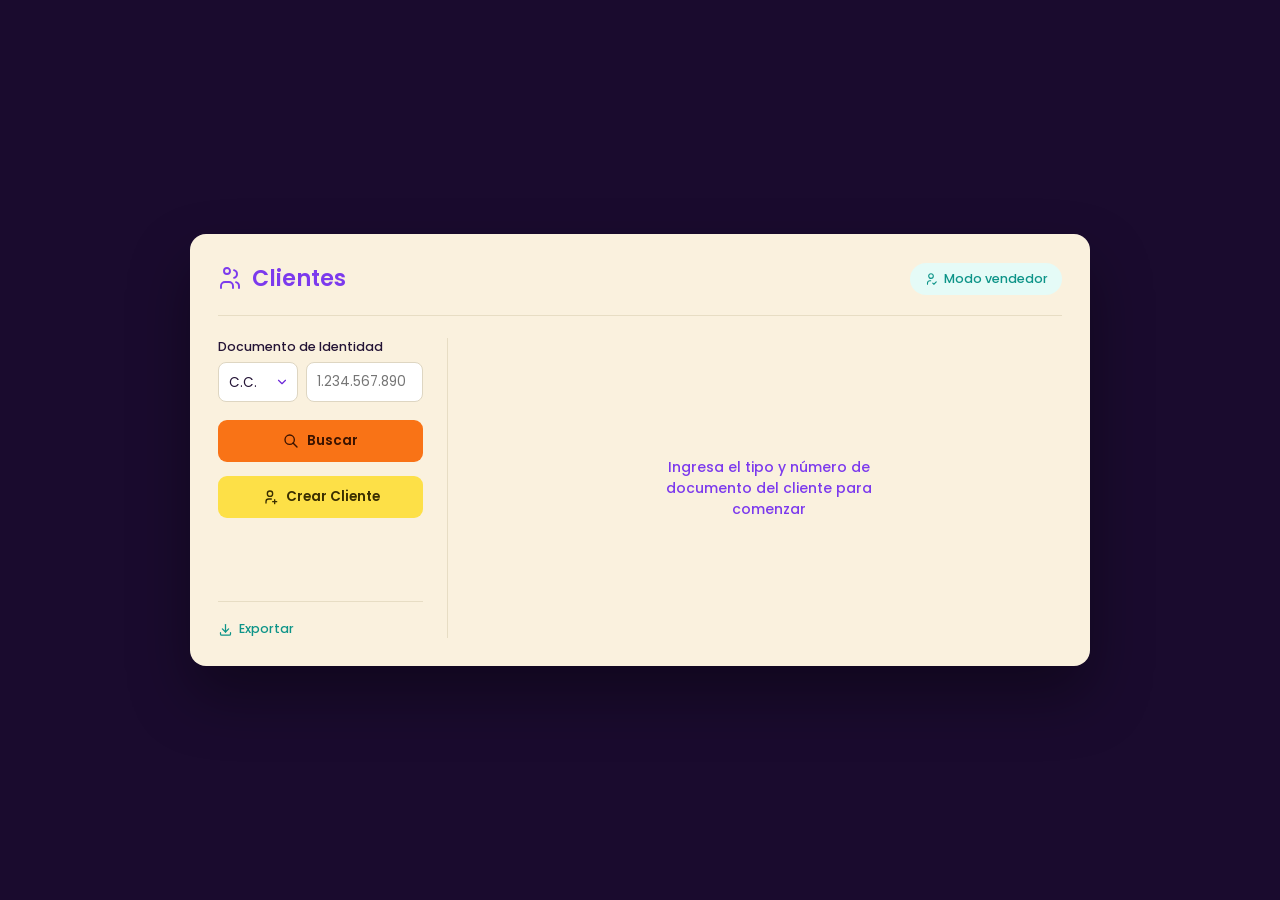
<file: modulos/grupo2_clientes/clientes.html>
<!DOCTYPE html>
<html lang="es">
<head>
<meta charset="UTF-8">
<meta name="viewport" content="width=device-width, initial-scale=1.0">
<title>Clientes</title>
<link rel="preconnect" href="https://fonts.googleapis.com">
<link rel="preconnect" href="https://fonts.gstatic.com" crossorigin>
<link href="https://fonts.googleapis.com/css2?family=Poppins:wght@400;500;600;700&display=swap" rel="stylesheet">
<style>
  :root{
    --bg:#1a0b2e;
    --cream:#faf1de;
    --purple:#7c3aed;
    --purple-dark:#5b21b6;
    --purple-text:#6d28d9;
    --orange:#f97316;
    --orange-dark:#ea580c;
    --yellow:#fde047;
    --yellow-dark:#facc15;
    --teal:#14b8a6;
    --teal-dark:#0d9488;
    --vip-bg:#ece3fb;
    --pink:#db2777;
    --pink-dark:#be123c;
    --success:#0d9488;
    --warning:#d97706;
    --ink:#241436;
    --muted:#8b7fa3;
    --border:#e7ddc4;
  }
  @media (prefers-color-scheme: dark){
    :root{ --bg:#1a0b2e; }
  }
  *{box-sizing:border-box;}
  html,body{margin:0;padding:0;}
  body{
    font-family:'Poppins',system-ui,-apple-system,sans-serif;
    background:var(--bg);
    min-height:100vh;
    display:flex;
    align-items:center;
    justify-content:center;
    padding:32px 16px;
  }
  .app-container{
    width:100%;
    max-width:900px;
    background:var(--cream);
    border-radius:16px;
    padding:28px;
    box-shadow:0 30px 60px rgba(0,0,0,.35);
  }
  .card-header{
    display:flex;
    align-items:center;
    justify-content:space-between;
    padding-bottom:20px;
    margin-bottom:22px;
    border-bottom:1px solid var(--border);
  }
  .card-header h1{
    display:flex;
    align-items:center;
    gap:10px;
    font-size:22px;
    font-weight:600;
    color:var(--purple);
    margin:0;
  }
  .card-header h1 svg{width:24px;height:24px;}
  .pill-btn{
    background:#e5fbf7;
    color:var(--teal-dark);
    border:none;
    border-radius:999px;
    padding:7px 14px;
    font-size:12.5px;
    font-weight:500;
    display:flex;
    align-items:center;
    gap:6px;
    cursor:default;
    font-family:inherit;
  }
  .pill-btn svg{width:14px;height:14px;}

  .card-body{
    display:flex;
    gap:0;
    align-items:stretch;
  }
  .left-panel{
    width:230px;
    flex:none;
    padding-right:24px;
    border-right:1px solid var(--border);
    display:flex;
    flex-direction:column;
  }
  .right-panel{
    flex:1;
    padding-left:28px;
    min-height:300px;
    display:flex;
    flex-direction:column;
    align-items:center;
    justify-content:center;
    text-align:center;
    position:relative;
  }
  label{
    font-size:12.5px;
    color:var(--ink);
    font-weight:500;
    display:block;
    margin-bottom:6px;
  }
  .doc-row{
    display:flex;
    gap:8px;
    margin-bottom:4px;
  }
  select, input[type=text], input[type=tel], input[type=email]{
    font-family:inherit;
    font-size:13.5px;
    border:1px solid #ded6c2;
    border-radius:8px;
    padding:9px 10px;
    background:#fff;
    color:var(--ink);
    outline:none;
  }
  select{
    flex:none;
    width:80px;
    cursor:pointer;
    appearance:none;
    -webkit-appearance:none;
    -moz-appearance:none;
    padding-right:26px;
    background-image:url("data:image/svg+xml,%3Csvg xmlns='http://www.w3.org/2000/svg' viewBox='0 0 24 24' fill='none' stroke='%236d28d9' stroke-width='2' stroke-linecap='round' stroke-linejoin='round'%3E%3Cpath d='M6 9l6 6l6 -6'/%3E%3C/svg%3E");
    background-repeat:no-repeat;
    background-position:right 8px center;
    background-size:14px;
  }
  .doc-row input{flex:1;min-width:0;}
  input:focus, select:focus{border-color:var(--purple);box-shadow:0 0 0 3px rgba(124,58,237,.12);}
  .field-error{
    color:var(--pink-dark);
    font-size:11.5px;
    margin:2px 0 10px 0;
    display:flex;
    align-items:center;
    gap:4px;
  }
  .field-error svg{width:13px;height:13px;flex:none;}
  .hidden{display:none !important;}
  .input-error{border-color:var(--pink-dark) !important; background:#fff5f7;}

  .btn{
    width:100%;
    border:none;
    border-radius:9px;
    padding:11px 14px;
    font-family:inherit;
    font-size:13.5px;
    font-weight:600;
    cursor:pointer;
    display:flex;
    align-items:center;
    justify-content:center;
    gap:8px;
    margin-top:14px;
    transition:filter .15s ease, transform .05s ease;
  }
  .btn:active{transform:translateY(1px);}
  .btn svg{width:16px;height:16px;}
  .btn-orange{background:var(--orange);color:#3a1300;}
  .btn-orange:hover{filter:brightness(1.05);}
  .btn-yellow{background:var(--yellow);color:#3a2e00;}
  .btn-yellow:hover{filter:brightness(1.03);}
  .btn-teal{background:var(--teal);color:#003732;}
  .btn-teal:hover{filter:brightness(1.05);}
  .btn-cancel{background:#e2ddca;color:#4c452f;}
  .btn-danger{background:var(--pink);color:#fff;}
  .btn-danger:hover{filter:brightness(1.05);}
  .btn:disabled{opacity:.5;cursor:not-allowed;}
  .btn-compact{padding:8px 10px;font-size:12px;gap:6px;}
  .btn-compact svg{width:14px;height:14px;}
  .btn-row{display:flex;gap:10px;margin-top:18px;}
  .btn-row .btn{margin-top:0;}

  .left-footer{
    margin-top:auto;
    padding-top:18px;
    border-top:1px solid var(--border);
    display:flex;
    flex-direction:column;
    gap:10px;
  }
  .link-btn{
    background:none;
    border:none;
    font-family:inherit;
    color:var(--teal-dark);
    font-size:12.5px;
    font-weight:500;
    display:flex;
    align-items:center;
    gap:6px;
    cursor:pointer;
    padding:0;
    text-align:left;
  }
  .link-btn svg{width:15px;height:15px;}
  .link-btn:hover{text-decoration:underline;}

  .empty-state p{
    color:var(--purple);
    font-weight:500;
    font-size:14px;
    max-width:280px;
    margin:0;
  }

  /* Error / not-found card */
  .error-card{
    background:linear-gradient(135deg,var(--pink) 0%,var(--pink-dark) 100%);
    color:#fff;
    border-radius:14px;
    padding:22px 24px;
    width:100%;
    max-width:360px;
    text-align:left;
    box-shadow:0 10px 24px rgba(190,18,60,.25);
  }
  .error-card-header{
    display:flex;
    align-items:center;
    gap:9px;
    font-size:16.5px;
    font-weight:600;
    margin-bottom:10px;
  }
  .error-card-header svg{width:21px;height:21px;flex:none;}
  .error-card p{margin:4px 0;font-size:13px;opacity:.95;line-height:1.5;}

  /* VIP / result card */
  .vip-card{
    background:var(--vip-bg);
    border-radius:14px;
    padding:44px 22px 20px 22px;
    width:100%;
    max-width:380px;
    text-align:left;
    position:relative;
    box-shadow:0 8px 20px rgba(124,58,237,.12);
  }
  .vip-badge{
    position:absolute;
    top:14px; left:22px;
    background:var(--yellow);
    color:#3a2e00;
    display:inline-flex;
    align-items:center;
    gap:6px;
    font-size:12px;
    font-weight:600;
    padding:5px 12px;
    border-radius:999px;
  }
  .vip-badge svg{width:14px;height:14px;}
  .close-btn{
    position:absolute;
    top:14px; right:16px;
    background:none;
    border:none;
    color:var(--purple-text);
    cursor:pointer;
    padding:2px;
  }
  .close-btn svg{width:17px;height:17px;}
  .field-row{
    display:flex;
    flex-wrap:wrap;
    align-items:flex-start;
    gap:4px 8px;
    font-size:13px;
    color:var(--purple-text);
    font-weight:500;
    padding:7px 0;
  }
  .field-row svg{width:15px;height:15px;flex:none;margin-top:1px;}
  .field-row span{
    margin-left:auto;
    color:var(--ink);
    font-weight:500;
    text-align:right;
    word-break:break-word;
    overflow-wrap:anywhere;
    max-width:100%;
  }
  input.edit-input{
    margin-left:auto;
    text-align:right;
    max-width:180px;
    border:none;
    border-bottom:1px dashed var(--muted);
    border-radius:0;
    background:transparent;
    padding:0 0 2px 0;
    font-size:13px;
    font-weight:500;
    color:var(--ink);
  }
  input.edit-input:focus{
    border-bottom:1px solid var(--purple);
    box-shadow:none;
  }
  .edit-phone-row{
    margin-left:auto;
    display:inline-flex;
    align-items:center;
    gap:4px;
  }
  .edit-phone-row .edit-input{margin-left:0;max-width:120px;}
  .prefix-mini{font-size:12px;color:var(--muted);flex:none;}

  .result-wrapper{
    width:100%;
    max-width:380px;
    display:flex;
    flex-direction:column;
    align-items:center;
    gap:12px;
  }
  .banner{
    padding:10px 20px;
    border-radius:10px;
    font-size:12.5px;
    font-weight:600;
    color:#fff;
    white-space:nowrap;
    display:flex;
    align-items:center;
    justify-content:center;
    gap:7px;
    box-shadow:0 8px 18px rgba(0,0,0,.18);
    transition:opacity .35s ease, transform .35s ease, margin .35s ease, max-height .35s ease, padding .35s ease;
    max-height:60px;
    overflow:hidden;
  }
  .banner svg{width:15px;height:15px;flex:none;}
  .banner-success{background:var(--success);}
  .banner-warning{background:var(--warning);}
  .banner.fade-out{opacity:0;transform:translateY(-8px);max-height:0;margin-top:-12px;padding-top:0;padding-bottom:0;}

  /* Create form */
  .create-form{
    width:100%;
    max-width:420px;
    text-align:left;
  }
  .create-header{
    display:flex;
    align-items:center;
    justify-content:space-between;
    flex-wrap:wrap;
    gap:10px;
    margin-bottom:16px;
  }
  .create-header h2{
    display:flex;
    align-items:center;
    gap:8px;
    font-size:16px;
    color:var(--purple-text);
    margin:0;
  }
  .create-header h2 svg{width:18px;height:18px;}
  .vip-check{
    display:inline-flex;
    align-items:center;
    gap:8px;
    background:var(--yellow);
    color:#3a2e00;
    padding:8px 14px;
    border-radius:999px;
    font-size:13px;
    font-weight:600;
    cursor:pointer;
    margin:0;
    white-space:nowrap;
    flex:none;
    max-width:100%;
    box-sizing:border-box;
  }
  .vip-check svg{width:17px;height:17px;flex:none;}
  .vip-check-inline{position:absolute;top:14px;left:22px;padding:5px 12px;font-size:12px;margin:0;}
  .vip-check-inline svg{width:14px;height:14px;}
  .vip-check input{width:16px;height:16px;margin:0;cursor:pointer;accent-color:#3a2e00;flex:none;}
  .vip-check span{white-space:nowrap;}
  .create-form label{margin-top:12px;}
  .readonly-input{background:#efe9d8 !important;color:var(--purple-text);font-weight:500;cursor:not-allowed;}
  .create-form input:not([type=checkbox]){width:100%;}
  .phone-row{display:flex;gap:8px;}
  .prefix{
    background:#efe9d8;
    border:1px solid #ded6c2;
    border-radius:8px;
    padding:9px 12px;
    font-size:13.5px;
    color:var(--muted);
    font-weight:400;
    flex:none;
  }
  .phone-row input{flex:1;min-width:0;}

  .toast{
    position:fixed;
    bottom:24px;
    left:50%;
    transform:translateX(-50%);
    background:var(--ink);
    color:#fff;
    padding:11px 20px;
    border-radius:9px;
    font-size:13px;
    font-weight:500;
    box-shadow:0 10px 24px rgba(0,0,0,.3);
    opacity:0;
    pointer-events:none;
    transition:opacity .3s ease, transform .3s ease;
    display:flex;
    align-items:center;
    gap:8px;
    z-index:50;
  }
  .toast.show{opacity:1;transform:translateX(-50%) translateY(-6px);}
  .toast svg{width:15px;height:15px;}

  @media (max-width:640px){
    .card-body{flex-direction:column;}
    .left-panel{width:100%;border-right:none;border-bottom:1px solid var(--border);padding-right:0;padding-bottom:18px;margin-bottom:18px;}
    .right-panel{padding-left:0;}
  }
</style>
</head>
<body>

<div class="app-container">
    <div class="card-header">
      <h1>
        <svg viewBox="0 0 24 24" fill="none" stroke="currentColor" stroke-width="1.9" stroke-linecap="round" stroke-linejoin="round"><path d="M9 7a3 3 0 1 0 0 -6a3 3 0 0 0 0 6z"/><path d="M3 21v-2a4 4 0 0 1 4 -4h4a4 4 0 0 1 4 4v2"/><path d="M16 3.13a4 4 0 0 1 0 7.75"/><path d="M21 21v-2a4 4 0 0 0 -3 -3.85"/></svg>
        Clientes
      </h1>
      <button class="pill-btn" id="roleModeBtn">
        <svg viewBox="0 0 24 24" fill="none" stroke="currentColor" stroke-width="1.9" stroke-linecap="round" stroke-linejoin="round"><path d="M8 7a4 4 0 1 0 8 0a4 4 0 0 0 -8 0"/><path d="M6 21v-2a4 4 0 0 1 4 -4h1.5"/><path d="M15 19l2 2l4 -4"/></svg>
        <span id="roleModeText">Modo vendedor</span>
      </button>
    </div>

    <div class="card-body">
      <div class="left-panel">
        <label>Documento de Identidad</label>
        <div class="doc-row">
          <select id="docType">
            <option>C.C.</option>
            <option>C.E.</option>
            <option>T.I.</option>
            <option>Pasaporte</option>
          </select>
          <input id="docNumber" type="text" inputmode="numeric" placeholder="1.234.567.890" maxlength="13">
        </div>
        <div class="field-error hidden" id="errDoc">
          <svg viewBox="0 0 24 24" fill="none" stroke="currentColor" stroke-width="2"><circle cx="12" cy="12" r="9"/><path d="M12 8v4"/><path d="M12 16h.01"/></svg>
          <span id="errDocText">Ingresa un número de documento</span>
        </div>

        <button class="btn btn-orange" onclick="handleBuscar()">
          <svg viewBox="0 0 24 24" fill="none" stroke="currentColor" stroke-width="2" stroke-linecap="round" stroke-linejoin="round"><circle cx="10" cy="10" r="7"/><path d="M21 21l-6 -6"/></svg>
          Buscar
        </button>
        <button class="btn btn-yellow" onclick="handleCrearClienteBtn()">
          <svg viewBox="0 0 24 24" fill="none" stroke="currentColor" stroke-width="2" stroke-linecap="round" stroke-linejoin="round"><path d="M8 7a4 4 0 1 0 8 0a4 4 0 0 0 -8 0"/><path d="M6 21v-2a4 4 0 0 1 4 -4h4"/><path d="M16 19h6"/><path d="M19 16v6"/></svg>
          Crear Cliente
        </button>

        <div class="left-footer">
          <button class="link-btn" onclick="handleExport()">
            <svg viewBox="0 0 24 24" fill="none" stroke="currentColor" stroke-width="2" stroke-linecap="round" stroke-linejoin="round"><path d="M4 17v2a2 2 0 0 0 2 2h12a2 2 0 0 0 2 -2v-2"/><path d="M7 11l5 5l5 -5"/><path d="M12 4v12"/></svg>
            Exportar
          </button>
        </div>
      </div>

      <div class="right-panel" id="rightPanel"></div>
    </div>
</div>

<div class="toast" id="toast"><svg viewBox="0 0 24 24" fill="none" stroke="currentColor" stroke-width="2" stroke-linecap="round" stroke-linejoin="round"><circle cx="12" cy="12" r="9"/><path d="M12 8v4"/><path d="M12 16h.01"/></svg><span id="toastMsg"></span></div>

<script>
/* ---------- Rol recibido desde index.html (query param ?role=admin|seller) ---------- */
const currentRole = new URLSearchParams(window.location.search).get('role') || 'seller';
document.getElementById('roleModeText').textContent = currentRole === 'admin' ? 'Modo administrador' : 'Modo vendedor';

/* ---------- "Base de datos" simulada ---------- */
let clientsDB = {
  "1234567890": { docType:"C.C.", idDisplay:"1.023.456.789", nombre:"Pepito Pérez", celular:"+57 312 456 7890", correo:"pepitoperez@mail.com", vip:true }
};

/* ---------- Log de seguridad (RBAC) ---------- */
window.securityLog = [];
function logSecurityEvent(action, granted, clientId){
  window.securityLog.push({
    timestamp: new Date().toISOString(),
    role: currentRole,
    action,
    clientId: clientId || null,
    granted
  });
}

const rightPanel = document.getElementById('rightPanel');
const docNumberInput = document.getElementById('docNumber');
const errDoc = document.getElementById('errDoc');

/* ---------- Helpers de formato ---------- */
function onlyDigits(str){ return (str || '').replace(/\D/g,''); }

function formatWithDots(digits){
  return digits.replace(/\B(?=(\d{3})+(?!\d))/g, '.');
}

function formatPhone(digits){
  let out = digits.slice(0,3);
  if (digits.length > 3) out += ' ' + digits.slice(3,6);
  if (digits.length > 6) out += ' ' + digits.slice(6,10);
  return out;
}

docNumberInput.addEventListener('input', (e)=>{
  const digits = onlyDigits(e.target.value).slice(0,10);
  e.target.value = formatWithDots(digits);
  errDoc.classList.add('hidden');
  docNumberInput.classList.remove('input-error');
});

function currentDigits(){ return onlyDigits(docNumberInput.value); }

/* ---------- Toast ---------- */
let toastTimer;
function showToast(msg){
  const toast = document.getElementById('toast');
  document.getElementById('toastMsg').textContent = msg;
  toast.classList.add('show');
  clearTimeout(toastTimer);
  toastTimer = setTimeout(()=> toast.classList.remove('show'), 2600);
}

/* ---------- Render: estado vacío ---------- */
function renderEmpty(){
  rightPanel.innerHTML = `
    <div class="empty-state">
      <p>Ingresa el tipo y número de documento del cliente para comenzar</p>
    </div>`;
}

/* ---------- Render: cliente no encontrado ---------- */
function renderNotFound(idText){
  rightPanel.innerHTML = `
    <div class="error-card">
      <div class="error-card-header">
        <svg viewBox="0 0 24 24" fill="none" stroke="currentColor" stroke-width="2" stroke-linecap="round" stroke-linejoin="round"><circle cx="12" cy="12" r="9"/><path d="M12 8v4"/><path d="M12 16h.01"/></svg>
        Cliente no encontrado
      </div>
      <p>No hay ningún cliente con id ${idText}</p>
      <p>Puedes crear uno nuevo</p>
      <div class="btn-row">
        <button class="btn btn-cancel" onclick="renderEmpty()">Cancelar</button>
        <button class="btn btn-yellow" onclick="openCreateForm('${idText}')">
          <svg viewBox="0 0 24 24" fill="none" stroke="currentColor" stroke-width="2" stroke-linecap="round" stroke-linejoin="round"><path d="M8 7a4 4 0 1 0 8 0a4 4 0 0 0 -8 0"/><path d="M6 21v-2a4 4 0 0 1 4 -4h4"/><path d="M16 19h6"/><path d="M19 16v6"/></svg>
          Crear Cliente
        </button>
      </div>
    </div>`;
}

/* ---------- Render: tarjeta de cliente (resultado) ---------- */
function renderFound(client, banner, clientId){
  const isAdmin = currentRole === 'admin';

  let bannerHTML = '';
  if (banner === 'created'){
    bannerHTML = `<div class="banner banner-success" id="tempBanner">
      <svg viewBox="0 0 24 24" fill="none" stroke="currentColor" stroke-width="2" stroke-linecap="round" stroke-linejoin="round"><path d="M5 12l5 5l10 -10"/></svg>
      Cliente creado con éxito</div>`;
  } else if (banner === 'exists'){
    bannerHTML = `<div class="banner banner-warning" id="tempBanner">
      <svg viewBox="0 0 24 24" fill="none" stroke="currentColor" stroke-width="2" stroke-linecap="round" stroke-linejoin="round"><circle cx="12" cy="12" r="9"/><path d="M12 8v4"/><path d="M12 16h.01"/></svg>
      Este cliente ya existe</div>`;
  } else if (banner === 'updated'){
    bannerHTML = `<div class="banner banner-success" id="tempBanner">
      <svg viewBox="0 0 24 24" fill="none" stroke="currentColor" stroke-width="2" stroke-linecap="round" stroke-linejoin="round"><path d="M5 12l5 5l10 -10"/></svg>
      Cliente actualizado con éxito</div>`;
  }

  const vipBadge = isAdmin
    ? `<label class="vip-check vip-check-inline">
        <input type="checkbox" id="editVip" ${client.vip ? 'checked' : ''}>
        <svg viewBox="0 0 24 24" fill="none" stroke="currentColor" stroke-width="2" stroke-linecap="round" stroke-linejoin="round"><path d="M12 17.75l-6.16 3.24l1.18 -6.88l-5 -4.87l6.9 -1l3.08 -6.26l3.08 6.26l6.9 1l-5 4.87l1.18 6.88z"/></svg>
        <span>Cliente VIP</span>
      </label>`
    : (client.vip ? `<div class="vip-badge">
        <svg viewBox="0 0 24 24" fill="none" stroke="currentColor" stroke-width="2" stroke-linecap="round" stroke-linejoin="round"><path d="M12 17.75l-6.16 3.24l1.18 -6.88l-5 -4.87l6.9 -1l3.08 -6.26l3.08 6.26l6.9 1l-5 4.87l1.18 6.88z"/></svg>
        Cliente VIP</div>` : '');

  const nombreField = isAdmin
    ? `<input class="edit-input" id="editNombre" type="text" maxlength="100" value="${client.nombre}">`
    : `<span>${client.nombre}</span>`;
  const celularLocalDigits = onlyDigits(client.celular).slice(-10);
  const celularField = isAdmin
    ? `<span class="edit-phone-row">
        <span class="prefix-mini">+57</span>
        <input class="edit-input" id="editCelular" type="tel" inputmode="numeric" value="${formatPhone(celularLocalDigits)}" maxlength="12">
      </span>`
    : `<span>${client.celular}</span>`;
  const correoField = isAdmin
    ? `<input class="edit-input" id="editCorreo" type="email" value="${client.correo}">`
    : `<span>${client.correo}</span>`;

  const actionsHTML = isAdmin
    ? `<div class="field-error hidden" id="errEdit">
        <svg viewBox="0 0 24 24" fill="none" stroke="currentColor" stroke-width="2"><circle cx="12" cy="12" r="9"/><path d="M12 8v4"/><path d="M12 16h.01"/></svg>
        <span id="errEditText">Revisa los datos ingresados</span>
      </div>
      <div class="btn-row">
        <button class="btn btn-compact btn-teal" onclick="handleSaveEdit('${clientId}')">
          <svg viewBox="0 0 24 24" fill="none" stroke="currentColor" stroke-width="2" stroke-linecap="round" stroke-linejoin="round"><path d="M5 12l5 5l10 -10"/></svg>
          Guardar
        </button>
        <button class="btn btn-compact btn-danger" onclick="handleDeleteClient('${clientId}')">
          <svg viewBox="0 0 24 24" fill="none" stroke="currentColor" stroke-width="2" stroke-linecap="round" stroke-linejoin="round"><path d="M4 7h16"/><path d="M10 11v6"/><path d="M14 11v6"/><path d="M5 7l1 12a2 2 0 0 0 2 2h8a2 2 0 0 0 2 -2l1 -12"/><path d="M9 7v-3a1 1 0 0 1 1 -1h4a1 1 0 0 1 1 1v3"/></svg>
          Eliminar
        </button>
      </div>`
    : `<button class="btn btn-orange" onclick="renderEmpty()">
        <svg viewBox="0 0 24 24" fill="none" stroke="currentColor" stroke-width="2" stroke-linecap="round" stroke-linejoin="round"><path d="M5 12l5 5l10 -10"/></svg>
        Aceptar
      </button>`;

  rightPanel.innerHTML = `
    <div class="result-wrapper">
      ${bannerHTML}
      <div class="vip-card">
        ${vipBadge}
        <button class="close-btn" onclick="renderEmpty()">
          <svg viewBox="0 0 24 24" fill="none" stroke="currentColor" stroke-width="2" stroke-linecap="round" stroke-linejoin="round"><path d="M18 6l-12 12"/><path d="M6 6l12 12"/></svg>
        </button>
        <div class="field-row">
          <svg viewBox="0 0 24 24" fill="none" stroke="currentColor" stroke-width="2" stroke-linecap="round" stroke-linejoin="round"><path d="M8 7a4 4 0 1 0 8 0a4 4 0 0 0 -8 0"/><path d="M6 21v-2a4 4 0 0 1 4 -4h4a4 4 0 0 1 4 4v2"/></svg>
          Nombre ${nombreField}
        </div>
        <div class="field-row">
          <svg viewBox="0 0 24 24" fill="none" stroke="currentColor" stroke-width="2" stroke-linecap="round" stroke-linejoin="round"><path d="M3 5m0 2a2 2 0 0 1 2 -2h14a2 2 0 0 1 2 2v10a2 2 0 0 1 -2 2h-14a2 2 0 0 1 -2 -2z"/><path d="M7 15v-6h1.3a1.4 1.4 0 1 1 0 2.8h-1.3"/><path d="M12 9v6"/><path d="M16 9h1.4a1.3 1.3 0 1 1 0 2.6h-1.4v3.4"/></svg>
          ID <span>${client.idDisplay}</span>
        </div>
        <div class="field-row">
          <svg viewBox="0 0 24 24" fill="none" stroke="currentColor" stroke-width="2" stroke-linecap="round" stroke-linejoin="round"><path d="M5 4h4l2 5l-2.5 1.5a11 11 0 0 0 5 5l1.5 -2.5l5 2v4a2 2 0 0 1 -2 2a16 16 0 0 1 -15 -15a2 2 0 0 1 2 -2"/></svg>
          Celular ${celularField}
        </div>
        <div class="field-row">
          <svg viewBox="0 0 24 24" fill="none" stroke="currentColor" stroke-width="2" stroke-linecap="round" stroke-linejoin="round"><path d="M3 7a2 2 0 0 1 2 -2h14a2 2 0 0 1 2 2v10a2 2 0 0 1 -2 2h-14a2 2 0 0 1 -2 -2z"/><path d="M3 7l9 6l9 -6"/></svg>
          Correo ${correoField}
        </div>
        ${actionsHTML}
      </div>
    </div>`;

  if (bannerHTML){
    setTimeout(()=>{
      const b = document.getElementById('tempBanner');
      if (b){
        b.classList.add('fade-out');
        setTimeout(()=> b.remove(), 400);
      }
    }, 3000);
  }
}

/* ---------- Edición y eliminación (solo administrador) ---------- */
function handleSaveEdit(clientId){
  const client = clientsDB[clientId];
  if (!client) return;

  if (currentRole !== 'admin'){
    logSecurityEvent('update', false, clientId);
    showToast('Acceso denegado: se requiere rol de administrador');
    return;
  }

  const editNombre = document.getElementById('editNombre');
  const editCelular = document.getElementById('editCelular');
  const editCorreo = document.getElementById('editCorreo');
  const editVip = document.getElementById('editVip');

  const nombre = editNombre.value.trim();
  const correo = editCorreo.value.trim();
  const celDigits = onlyDigits(editCelular.value);

  const emailRegex = /^[a-zA-Z0-9._%+-]+@([a-zA-Z0-9-]+\.)+[a-zA-Z]{2,6}$/;
  const errEdit = document.getElementById('errEdit');
  const errEditText = document.getElementById('errEditText');

  if (nombre.length < 3 || nombre.length > 100){
    errEditText.textContent = 'El nombre debe tener entre 3 y 100 caracteres';
    errEdit.classList.remove('hidden');
    editNombre.classList.add('input-error');
    editNombre.focus();
    return;
  }
  if (!emailRegex.test(correo)){
    errEditText.textContent = 'Ingresa un correo electrónico válido';
    errEdit.classList.remove('hidden');
    editCorreo.classList.add('input-error');
    editCorreo.focus();
    return;
  }
  if (!/^3\d{9}$/.test(celDigits)){
    errEditText.textContent = 'Ingresa un celular válido de 10 dígitos, debe empezar por 3';
    errEdit.classList.remove('hidden');
    editCelular.classList.add('input-error');
    editCelular.focus();
    return;
  }

  client.nombre = nombre;
  client.correo = correo;
  client.celular = '+57 ' + formatPhone(celDigits);
  client.vip = editVip.checked;

  logSecurityEvent('update', true, clientId);
  renderFound(client, 'updated', clientId);
}

function handleDeleteClient(clientId){
  const client = clientsDB[clientId];
  if (!client) return;

  if (currentRole !== 'admin'){
    logSecurityEvent('delete', false, clientId);
    showToast('Acceso denegado: se requiere rol de administrador');
    return;
  }

  const confirmado = window.confirm(`¿Seguro que deseas eliminar a ${client.nombre}? Esta acción no se puede deshacer.`);
  if (!confirmado) return;

  delete clientsDB[clientId];
  docNumberInput.value = '';
  logSecurityEvent('delete', true, clientId);
  showToast('Cliente eliminado');
  renderEmpty();
}

/* ---------- Render: formulario de creación ---------- */
function openCreateForm(idText){
  rightPanel.innerHTML = `
    <div class="create-form">
      <div class="create-header">
        <h2>
          <svg viewBox="0 0 24 24" fill="none" stroke="currentColor" stroke-width="2" stroke-linecap="round" stroke-linejoin="round"><path d="M8 7a4 4 0 1 0 8 0a4 4 0 0 0 -8 0"/><path d="M6 21v-2a4 4 0 0 1 4 -4h4"/><path d="M16 19h6"/><path d="M19 16v6"/></svg>
          Nuevo cliente
        </h2>
        <label class="vip-check">
          <input type="checkbox" id="vipCheck">
          <svg viewBox="0 0 24 24" fill="none" stroke="currentColor" stroke-width="2" stroke-linecap="round" stroke-linejoin="round"><path d="M12 17.75l-6.16 3.24l1.18 -6.88l-5 -4.87l6.9 -1l3.08 -6.26l3.08 6.26l6.9 1l-5 4.87l1.18 6.88z"/></svg>
          <span>Cliente VIP</span>
        </label>
      </div>

      <label>ID cliente</label>
      <input id="formId" type="text" inputmode="numeric" value="${idText}" maxlength="13" class="readonly-input">
      <div class="field-error hidden" id="errFormId">
        <svg viewBox="0 0 24 24" fill="none" stroke="currentColor" stroke-width="2"><circle cx="12" cy="12" r="9"/><path d="M12 8v4"/><path d="M12 16h.01"/></svg>
        <span id="errFormIdText">El ID debe tener entre 6 y 10 dígitos</span>
      </div>

      <label>Nombre Completo</label>
      <input id="formNombre" type="text" placeholder="Nombre y apellido" maxlength="100">
      <div class="field-error hidden" id="errNombre">
        <svg viewBox="0 0 24 24" fill="none" stroke="currentColor" stroke-width="2"><circle cx="12" cy="12" r="9"/><path d="M12 8v4"/><path d="M12 16h.01"/></svg>
        <span id="errNombreText">Ingresa el nombre completo</span>
      </div>

      <label>Correo electrónico</label>
      <input id="formCorreo" type="email" placeholder="example@mail.com">
      <div class="field-error hidden" id="errCorreo">
        <svg viewBox="0 0 24 24" fill="none" stroke="currentColor" stroke-width="2"><circle cx="12" cy="12" r="9"/><path d="M12 8v4"/><path d="M12 16h.01"/></svg>
        <span>Ingresa un correo electrónico válido</span>
      </div>

      <label>Celular</label>
      <div class="phone-row">
        <span class="prefix">+57</span>
        <input id="formCelular" type="tel" inputmode="numeric" placeholder="300 123 4567" maxlength="12">
      </div>
      <div class="field-error hidden" id="errCelular">
        <svg viewBox="0 0 24 24" fill="none" stroke="currentColor" stroke-width="2"><circle cx="12" cy="12" r="9"/><path d="M12 8v4"/><path d="M12 16h.01"/></svg>
        <span>Ingresa un celular válido de 10 dígitos, debe empezar por 3</span>
      </div>

      <div class="btn-row">
        <button class="btn btn-cancel" onclick="renderEmpty()">Cancelar</button>
        <button class="btn btn-teal" onclick="handleCreateSubmit()">
          <svg viewBox="0 0 24 24" fill="none" stroke="currentColor" stroke-width="2" stroke-linecap="round" stroke-linejoin="round"><path d="M8 7a4 4 0 1 0 8 0a4 4 0 0 0 -8 0"/><path d="M6 21v-2a4 4 0 0 1 4 -4h4"/><path d="M16 19h6"/><path d="M19 16v6"/></svg>
          Crear Cliente
        </button>
      </div>
    </div>`;

  const formId = document.getElementById('formId');
  const formCelular = document.getElementById('formCelular');
  const formCorreo = document.getElementById('formCorreo');
  const formNombre = document.getElementById('formNombre');

  formId.addEventListener('input', (e)=>{
    const digits = onlyDigits(e.target.value).slice(0,10);
    e.target.value = formatWithDots(digits);
    document.getElementById('errFormId').classList.add('hidden');
    formId.classList.remove('input-error');
  });

  formCelular.addEventListener('input', (e)=>{
    const digits = onlyDigits(e.target.value).slice(0,10);
    e.target.value = formatPhone(digits);
    document.getElementById('errCelular').classList.add('hidden');
    formCelular.classList.remove('input-error');
  });

  formCorreo.addEventListener('input', ()=>{
    document.getElementById('errCorreo').classList.add('hidden');
    formCorreo.classList.remove('input-error');
  });

  formNombre.addEventListener('input', ()=>{
    document.getElementById('errNombre').classList.add('hidden');
    formNombre.classList.remove('input-error');
  });
}

/* ---------- Validación y envío del formulario ---------- */
function handleCreateSubmit(){
  const formId = document.getElementById('formId');
  const formNombre = document.getElementById('formNombre');
  const formCorreo = document.getElementById('formCorreo');
  const formCelular = document.getElementById('formCelular');
  const vipCheck = document.getElementById('vipCheck');

  let valid = true;
  let firstInvalid = null;

  const idDigits = onlyDigits(formId.value);
  document.getElementById('errFormIdText').textContent = 'El ID debe tener entre 6 y 10 dígitos';
  if (idDigits.length < 6 || idDigits.length > 10){
    setFieldError(formId, 'errFormId');
    valid = false; firstInvalid = firstInvalid || formId;
  } else if (clientsDB[idDigits]){
    document.getElementById('errFormIdText').textContent = 'Ya existe un cliente con esta identificación';
    setFieldError(formId, 'errFormId');
    valid = false; firstInvalid = firstInvalid || formId;
  }

  const nombreLength = formNombre.value.trim().length;
  document.getElementById('errNombreText').textContent = nombreLength > 100
    ? 'El nombre no debe superar los 100 caracteres'
    : 'Ingresa el nombre completo';
  if (nombreLength < 3 || nombreLength > 100){
    setFieldError(formNombre, 'errNombre');
    valid = false; firstInvalid = firstInvalid || formNombre;
  }

  const emailRegex = /^[a-zA-Z0-9._%+-]+@([a-zA-Z0-9-]+\.)+[a-zA-Z]{2,6}$/;
  if (!emailRegex.test(formCorreo.value.trim())){
    setFieldError(formCorreo, 'errCorreo');
    valid = false; firstInvalid = firstInvalid || formCorreo;
  }

  const celDigits = onlyDigits(formCelular.value);
  if (!/^3\d{9}$/.test(celDigits)){
    setFieldError(formCelular, 'errCelular');
    valid = false; firstInvalid = firstInvalid || formCelular;
  }

  if (!valid){
    if (firstInvalid) firstInvalid.focus();
    return;
  }

  const client = {
    docType: document.getElementById('docType').value,
    idDisplay: formatWithDots(idDigits),
    nombre: formNombre.value.trim(),
    celular: '+57 ' + formatPhone(celDigits),
    correo: formCorreo.value.trim(),
    vip: vipCheck.checked
  };

  clientsDB[idDigits] = client;
  docNumberInput.value = formatWithDots(idDigits);
  renderFound(client, 'created', idDigits);
}

function setFieldError(inputEl, errId){
  inputEl.classList.add('input-error');
  document.getElementById(errId).classList.remove('hidden');
}

/* ---------- Acciones principales ---------- */
function showDocError(msg){
  document.getElementById('errDocText').textContent = msg;
  errDoc.classList.remove('hidden');
  docNumberInput.classList.add('input-error');
  docNumberInput.focus();
}

function handleBuscar(){
  const digits = currentDigits();
  if (!digits){
    showDocError('Ingresa un número de documento');
    return;
  }
  if (digits.length < 6 || digits.length > 10){
    showDocError('El documento debe tener entre 6 y 10 dígitos');
    return;
  }
  errDoc.classList.add('hidden');
  docNumberInput.classList.remove('input-error');

  const client = clientsDB[digits];
  if (client){
    renderFound(client, null, digits);
  } else {
    renderNotFound(formatWithDots(digits));
  }
}

function handleCrearClienteBtn(){
  const digits = currentDigits();

  if (digits && (digits.length < 6 || digits.length > 10)){
    showDocError('El documento debe tener entre 6 y 10 dígitos');
    return;
  }
  if (digits && clientsDB[digits]){
    renderFound(clientsDB[digits], 'exists', digits);
    return;
  }
  openCreateForm(digits ? formatWithDots(digits) : '');
}

/* ---------- Exportar clientes a CSV ---------- */
function csvEscape(value){
  const str = String(value ?? '');
  if (/[",\r\n]/.test(str)){
    return '"' + str.replace(/"/g, '""') + '"';
  }
  return str;
}

function handleExport(){
  const entries = Object.entries(clientsDB);
  if (entries.length === 0){
    showToast('No hay clientes para exportar');
    return;
  }

  const headers = ['Documento', 'Tipo de Documento', 'Nombre', 'Celular', 'Correo', 'VIP'];
  const rows = entries.map(([id, client]) => [
    id,
    client.docType,
    client.nombre,
    client.celular,
    client.correo,
    client.vip ? 'Si' : 'No'
  ]);

  const csvContent = [headers, ...rows]
    .map(row => row.map(csvEscape).join(','))
    .join('\r\n');

  const blob = new Blob(['﻿' + csvContent], { type: 'text/csv;charset=utf-8;' });
  const url = URL.createObjectURL(blob);
  const link = document.createElement('a');
  link.href = url;
  link.download = `clientes_${new Date().toISOString().slice(0, 10)}.csv`;
  document.body.appendChild(link);
  link.click();
  document.body.removeChild(link);
  URL.revokeObjectURL(url);

  showToast('Clientes exportados a CSV');
}

/* ---------- Estado inicial ---------- */
renderEmpty();
</script>
</body>
</html>
</file>
